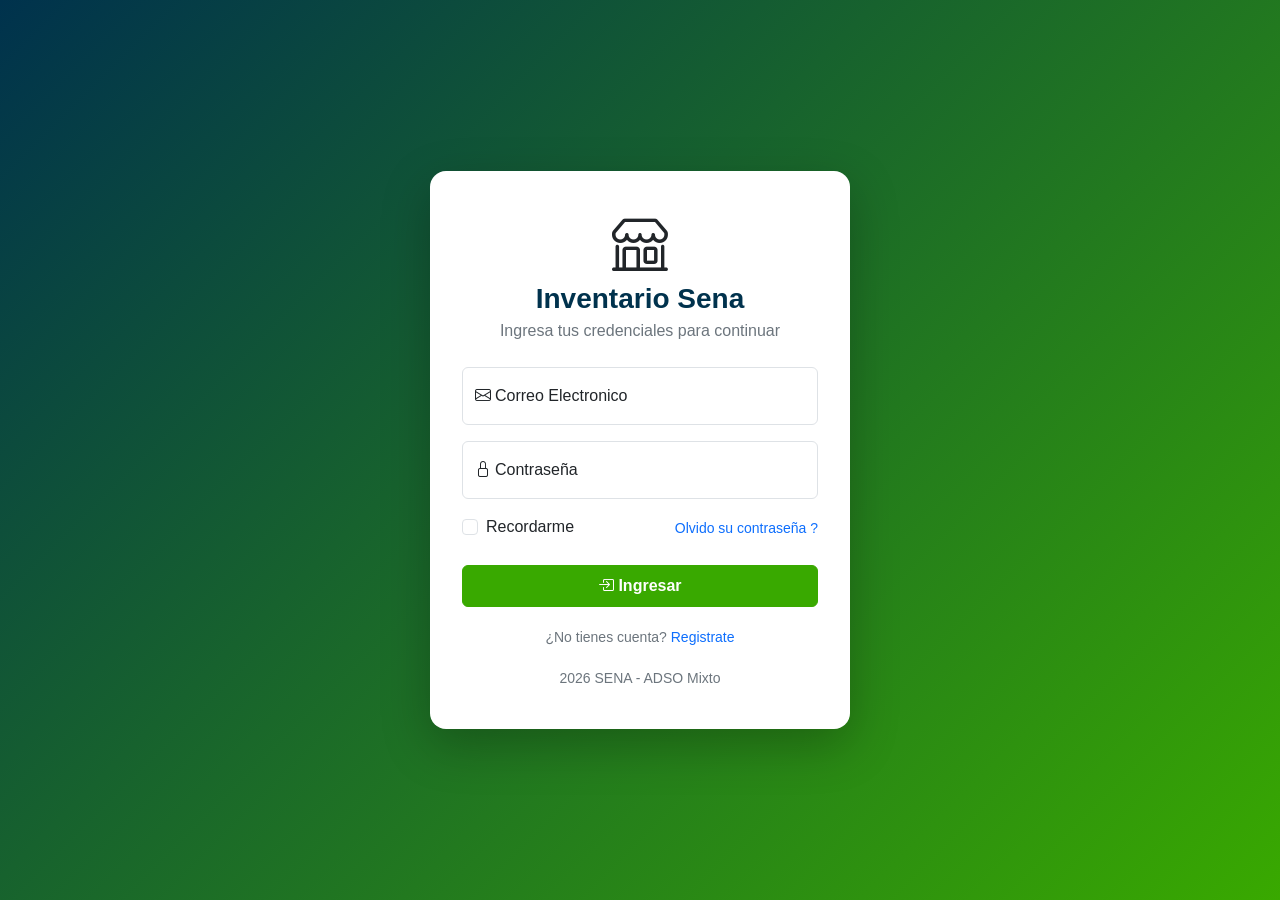
<file: index.html>
<!DOCTYPE html>
<html lang="es">
<head>
    <meta charset="UTF-8">
    <meta name="viewport" content="width=device-width, initial-scale=1.0">
    <title>Iniciar Sesion Inventario ADSO</title>
    <!--CSS de Bootstrap 5.3.3 desde url prederteminada -->
    <link href="https://cdn.jsdelivr.net/npm/bootstrap@5.3.3/dist/css/bootstrap.min.css" rel="stylesheet">
    <!--Libreria de iconos de Bootstrap -->
    <link href="https://cdn.jsdelivr.net/npm/bootstrap-icons@1.11.3/font/bootstrap-icons.min.css" rel="stylesheet">
    <link href="css/estilos.css" rel="stylesheet"><!--llama los estilos personalizados-->
</head>
<body class="login-fondo">

    <main class="login-card"><!--contenido  principal de la pagina-->
        <header class="login-encabezado"><!--encabezado del login-->
            <!--Icono de la tienda -->
            <i class="bi bi-shop display-4 texto-sena"></i>
            <h1 class="h3 fw-bold">Inventario Sena</h1>
            <p class="text-secondary mb-0">Ingresa tus credenciales para continuar</p>
        </header>


        <form action="dashboard.html" method="get"> <!--Form permite crear el contenido de un formulario cuando se envia nos lleva a la ruta method nos envia la informacion con get-->
            <div class="form-floating mb-3"><!--Agrupar un contenido en un contenedor-->
                
                <input type="email" class="form-control" id="correo" placeholder="sena@correo.com" required><!--type obliga que tenga el @, placeholder el texto de ejemplo required es q es un campo obligatorio-->
                <label for="correo"><i class="bi bi-envelope me-1"></i>Correo Electronico</label><!--ES una tiqueda de texto que con el for conecta con el input-->
            </div>
            <div class="form-floating mb-3">                
                <input type="password" class="form-control" id="clave" placeholder="Minimo 6 caracteres" minlength="6" required><!--type=password oculta loque escribes, minlength=6 exige al menos 6 caracteres-->
                <label for="clave"><i class="bi bi-lock me-1"></i>Contraseña</label>
            </div>
            <div class="d-flex justify-content-between align-items-center mb-4">
                <div class="form-check">
                <input class="form-check-input" type="checkbox" id="recordar"><!--type checkbox es casilla de verificacion-->
                <label class="form-check-label" for="recordar">Recordarme</label>
            </div>
            <a href="#" class="small text-decoration-none">Olvido su contraseña ?</a>
        </div>

            <button type="submit" class="btn btn-sena w-100 py-2 fw-semibold">
                <i class="bi bi-box-arrow-in-right me-1"></i>Ingresar
            </button><!--envia el formulario antes revisa los campos required email y minlengt-->
        </form><!--Cierra el fomulario-->

        <p class="login-pie">¿No tienes cuenta? <a href="registro.html" class="text-decoration-none">Registrate</a></p>
        <footer class="login-pie"> 2026 SENA - ADSO Mixto</footer><!--pie de pagina -->
    </main>
    
</body>
</html>
</file>
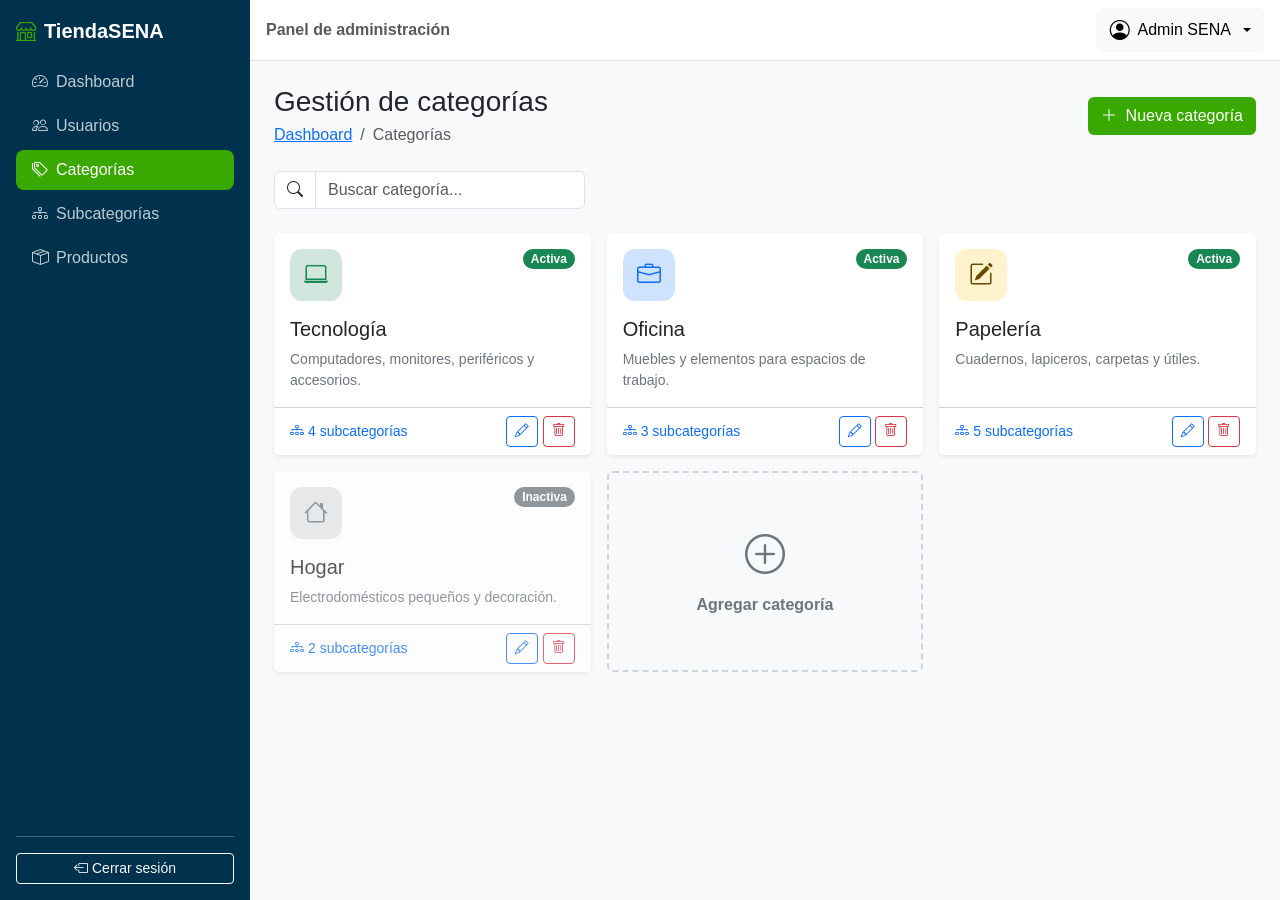
<file: categorias.html>
<!DOCTYPE html> <!-- Documento HTML5. -->
<!-- Raíz en español. -->
<html lang="es">
<!-- Abre la cabecera. -->
<head>
    <!-- Codificación UTF-8. -->
    <meta charset="UTF-8">
    <!-- Diseño adaptable. -->
    <meta name="viewport" content="width=device-width, initial-scale=1.0">
    <!-- Título de la pestaña. Cambia en cada módulo. -->
    <title>Categorías | TiendaSENA</title>
    <!-- CSS de Bootstrap. -->
    <link href="https://cdn.jsdelivr.net/npm/bootstrap@5.3.3/dist/css/bootstrap.min.css" rel="stylesheet">
    <!-- Íconos. -->
    <link href="https://cdn.jsdelivr.net/npm/bootstrap-icons@1.11.3/font/bootstrap-icons.min.css" rel="stylesheet">
    <!-- Nuestros estilos (después de Bootstrap). -->
    <link href="css/estilos.css" rel="stylesheet">
<!-- Cierra la cabecera. -->
</head>
<!-- Fondo gris muy claro para que las tarjetas blancas resalten. -->
<body class="bg-body-tertiary">

    <!-- ===================== MENÚ LATERAL ===================== -->
    <!-- offcanvas-lg: en pantallas menores a lg es un panel oculto que se desliza; desde lg se muestra normal. offcanvas-start lo hace salir por la izquierda. sidebar es nuestra clase. El id lo usa el botón que lo abre. -->
    <aside class="offcanvas-lg offcanvas-start sidebar" tabindex="-1" id="menuLateral" aria-labelledby="tituloMenu">
        <!-- Encabezado del panel; Bootstrap solo lo muestra en celular. -->
        <div class="offcanvas-header border-bottom border-secondary">
            <!-- Nombre del sistema en el panel móvil. -->
            <h5 class="offcanvas-title" id="tituloMenu"><i class="bi bi-shop me-2"></i>TiendaSENA</h5>
            <!-- Botón “X” blanco que cierra el panel. data-bs-target indica cuál panel cerrar. -->
            <button type="button" class="btn-close btn-close-white" data-bs-dismiss="offcanvas" data-bs-target="#menuLateral" aria-label="Cerrar menú"></button>
        <!-- Cierra el encabezado móvil. -->
        </div>
        <!-- Cuerpo del menú: Flexbox en columna para apilar logo, enlaces y botón de salida. -->
        <div class="offcanvas-body d-flex flex-column p-3">
            <!-- Logo que solo se ve en computador (d-none d-lg-flex): en celular ya está en el encabezado del panel. Al hacer clic vuelve al dashboard. -->
            <a href="dashboard.html" class="d-none d-lg-flex align-items-center mb-3 text-white text-decoration-none fs-5 fw-bold">
                <!-- Ícono verde y nombre. -->
                <i class="bi bi-shop me-2 text-sena"></i> TiendaSENA
            <!-- Cierra el logo. -->
            </a>
            <!-- Lista de navegación en columna (flex-column). nav-pills da forma de “píldora” al enlace activo. mb-auto empuja lo que sigue hasta el fondo. -->
            <ul class="nav nav-pills flex-column mb-auto">
                <!-- Enlace al dashboard. active lo resalta en verde y aria-current="page" avisa a los lectores de pantalla que es la página actual. **En cada módulo, el active pasa a su propio enlace.** -->
                <li class="nav-item"><a href="dashboard.html" class="nav-link"><i class="bi bi-speedometer2 me-2"></i>Dashboard</a></li>
                <!-- Enlace al módulo de usuarios (clase 5). -->
                <li class="nav-item"><a href="usuarios.html" class="nav-link"><i class="bi bi-people me-2"></i>Usuarios</a></li>
                <!-- Enlace a categorías (clase 6). -->
                <li class="nav-item"><a href="categorias.html" class="nav-link active" aria-current="page"><i class="bi bi-tags me-2"></i>Categorías</a></li>
                <!-- Enlace a subcategorías (clase 7). -->
                <li class="nav-item"><a href="subcategorias.html" class="nav-link"><i class="bi bi-diagram-3 me-2"></i>Subcategorías</a></li>
                <!-- Enlace a productos (clase 8). -->
                <li class="nav-item"><a href="productos.html" class="nav-link"><i class="bi bi-box-seam me-2"></i>Productos</a></li>
            <!-- Cierra la lista de navegación. -->
            </ul>
            <!-- Línea divisoria. -->
            <hr>
            <!-- Botón que vuelve al login (index.html): así “se cierra la sesión” en el prototipo. -->
            <a href="index.html" class="btn btn-outline-light btn-sm"><i class="bi bi-box-arrow-left me-1"></i>Cerrar sesión</a>
        <!-- Cierra el cuerpo del menú. -->
        </div>
    <!-- Cierra el menú lateral. -->
    </aside>

    <!-- ===================== ZONA DERECHA ===================== -->
    <!-- Nuestra clase contenido aplica el margin-left en computador. -->
    <div class="contenido">

        <!-- Barra superior -->
        <!-- Barra blanca con borde inferior. sticky-top la deja pegada arriba al hacer scroll. -->
        <nav class="navbar bg-white border-bottom px-3 sticky-top">
            <!-- Botón para abrir el menú en celular. d-lg-none lo oculta en computador (allá el menú siempre se ve). data-bs-toggle="offcanvas" + data-bs-target="#menuLateral" abren el panel. -->
            <button class="btn btn-outline-secondary d-lg-none" type="button" data-bs-toggle="offcanvas" data-bs-target="#menuLateral" aria-controls="menuLateral" aria-label="Abrir menú">
                <!-- Ícono de “hamburguesa”. -->
                <i class="bi bi-list"></i>
            <!-- Cierra el botón. -->
            </button>
            <!-- Texto de la barra; se oculta en celulares muy pequeños (d-none d-sm-inline). -->
            <span class="navbar-text fw-semibold d-none d-sm-inline">Panel de administración</span>
            <!-- Menú desplegable del usuario; ms-auto lo empuja a la derecha. -->
            <div class="dropdown ms-auto">
                <!-- Botón que abre el desplegable. dropdown-toggle dibuja la flechita; data-bs-toggle="dropdown" lo hace funcionar. -->
                <button class="btn btn-light dropdown-toggle d-flex align-items-center gap-2" type="button" data-bs-toggle="dropdown" aria-expanded="false">
                    <!-- Ícono de usuario. -->
                    <i class="bi bi-person-circle fs-5"></i>
                    <!-- Nombre del usuario, visible desde tablet. -->
                    <span class="d-none d-md-inline">Admin SENA</span>
                <!-- Cierra el botón. -->
                </button>
                <!-- Lista de opciones. dropdown-menu-end la alinea a la derecha para que no se salga de la pantalla. -->
                <ul class="dropdown-menu dropdown-menu-end shadow">
                    <!-- Encabezado no clicable dentro del menú. -->
                    <li><h6 class="dropdown-header">admin@sena.edu.co</h6></li>
                    <!-- Opción del menú (pantalla aún no construida). -->
                    <li><a class="dropdown-item" href="#"><i class="bi bi-person me-2"></i>Mi perfil</a></li>
                    <!-- Línea separadora. -->
                    <li><hr class="dropdown-divider"></li>
                    <!-- Otra forma de salir, en rojo (text-danger). -->
                    <li><a class="dropdown-item text-danger" href="index.html"><i class="bi bi-box-arrow-left me-2"></i>Cerrar sesión</a></li>
                <!-- Cierra la lista. -->
                </ul>
            <!-- Cierra el desplegable. -->
            </div>
        <!-- Cierra la barra superior. -->
        </nav>

        <!-- Contenido de la página -->
        <!-- Relleno 3 en celular y 4 desde tablet. -->
        <main class="p-3 p-md-4">
<!-- INICIO CONTENIDO -->
            <!-- Encabezado del módulo -->
            <!-- Flexbox con salto de línea en celular. -->
            <div class="d-flex flex-wrap justify-content-between align-items-center gap-2 mb-4">
                <!-- Bloque del título. -->
                <div>
                    <!-- Título. -->
                    <h1 class="h3 mb-1">Gestión de categorías</h1>
                    <!-- Migas de pan. -->
                    <nav aria-label="breadcrumb">
                        <!-- Lista de migas. -->
                        <ol class="breadcrumb mb-0 small">
                            <!-- Enlace al dashboard. -->
                            <li class="breadcrumb-item"><a href="dashboard.html">Dashboard</a></li>
                            <!-- Página actual. -->
                            <li class="breadcrumb-item active" aria-current="page">Categorías</li>
                        <!-- Cierra la lista. -->
                        </ol>
                    <!-- Cierra las migas. -->
                    </nav>
                <!-- Cierra el bloque. -->
                </div>
                <!-- Abre el modal #modalCategoria. -->
                <button type="button" class="btn btn-sena" data-bs-toggle="modal" data-bs-target="#modalCategoria">
                    <!-- Ícono “+” y texto. -->
                    <i class="bi bi-plus-lg me-1"></i> Nueva categoría
                <!-- Cierra el botón. -->
                </button>
            <!-- Cierra el encabezado. -->
            </div>

            <!-- Buscador -->
            <!-- Fila de la rejilla. -->
            <div class="row mb-4">
                <!-- El buscador no ocupa todo el ancho en pantallas grandes. -->
                <div class="col-md-6 col-lg-4">
                    <!-- Grupo de entrada. -->
                    <div class="input-group">
                        <!-- Lupa con fondo blanco. -->
                        <span class="input-group-text bg-white"><i class="bi bi-search"></i></span>
                        <!-- Campo de búsqueda. -->
                        <input type="search" class="form-control" placeholder="Buscar categoría..." aria-label="Buscar categoría">
                    <!-- Cierra el grupo. -->
                    </div>
                <!-- Cierra la columna. -->
                </div>
            <!-- Cierra la fila. -->
            </div>

            <!-- Rejilla de tarjetas -->
            <!-- 1 tarjeta por fila en celular, 2 en tablet y 3 en pantallas grandes. g-3 = espacio entre ellas. -->
            <div class="row row-cols-1 row-cols-md-2 row-cols-xl-3 g-3">
                <!-- Categoría 1. -->
                <div class="col">
                    <!-- Tarjeta; h-100 iguala las alturas de la fila. -->
                    <div class="card border-0 shadow-sm h-100">
                        <!-- Cuerpo. -->
                        <div class="card-body">
                            <!-- Fila superior: ícono a la izquierda, estado a la derecha. -->
                            <div class="d-flex justify-content-between align-items-start mb-3">
                                <!-- Reutilizamos icono-kpi del dashboard. -->
                                <div class="icono-kpi bg-success-subtle text-success"><i class="bi bi-laptop"></i></div>
                                <!-- Estado. -->
                                <span class="badge rounded-pill text-bg-success">Activa</span>
                            <!-- Cierra la fila superior. -->
                            </div>
                            <!-- Nombre de la categoría. -->
                            <h2 class="h5 card-title">Tecnología</h2>
                            <!-- Descripción. -->
                            <p class="card-text text-secondary small mb-0">Computadores, monitores, periféricos y accesorios.</p>
                        <!-- Cierra el cuerpo. -->
                        </div>
                        <!-- Pie: enlace a la izquierda y acciones a la derecha. -->
                        <div class="card-footer bg-white d-flex justify-content-between align-items-center">
                            <!-- Enlace entre módulos: lleva a las subcategorías de esta categoría. -->
                            <a href="subcategorias.html" class="small text-decoration-none"><i class="bi bi-diagram-3 me-1"></i>4 subcategorías</a>
                            <!-- Acciones sin salto de línea. -->
                            <div class="text-nowrap">
                                <!-- Editar: abre el mismo modal del formulario. -->
                                <button type="button" class="btn btn-sm btn-outline-primary" data-bs-toggle="modal" data-bs-target="#modalCategoria" title="Editar"><i class="bi bi-pencil"></i></button>
                                <!-- Eliminar: abre la confirmación. -->
                                <button type="button" class="btn btn-sm btn-outline-danger" data-bs-toggle="modal" data-bs-target="#modalEliminar" title="Eliminar"><i class="bi bi-trash"></i></button>
                            <!-- Cierra las acciones. -->
                            </div>
                        <!-- Cierra el pie. -->
                        </div>
                    <!-- Cierra la tarjeta. -->
                    </div>
                <!-- Cierra la categoría 1. -->
                </div>
                <!-- Categoría 2 (misma estructura). -->
                <div class="col">
                    <!-- Tarjeta. -->
                    <div class="card border-0 shadow-sm h-100">
                        <!-- Cuerpo. -->
                        <div class="card-body">
                            <!-- Fila superior. -->
                            <div class="d-flex justify-content-between align-items-start mb-3">
                                <!-- Ícono de maletín. -->
                                <div class="icono-kpi bg-primary-subtle text-primary"><i class="bi bi-briefcase"></i></div>
                                <!-- Estado. -->
                                <span class="badge rounded-pill text-bg-success">Activa</span>
                            <!-- Cierra la fila. -->
                            </div>
                            <!-- Nombre. -->
                            <h2 class="h5 card-title">Oficina</h2>
                            <!-- Descripción. -->
                            <p class="card-text text-secondary small mb-0">Muebles y elementos para espacios de trabajo.</p>
                        <!-- Cierra el cuerpo. -->
                        </div>
                        <!-- Pie. -->
                        <div class="card-footer bg-white d-flex justify-content-between align-items-center">
                            <!-- Enlace a subcategorías. -->
                            <a href="subcategorias.html" class="small text-decoration-none"><i class="bi bi-diagram-3 me-1"></i>3 subcategorías</a>
                            <!-- Acciones. -->
                            <div class="text-nowrap">
                                <!-- Editar. -->
                                <button type="button" class="btn btn-sm btn-outline-primary" data-bs-toggle="modal" data-bs-target="#modalCategoria" title="Editar"><i class="bi bi-pencil"></i></button>
                                <!-- Eliminar. -->
                                <button type="button" class="btn btn-sm btn-outline-danger" data-bs-toggle="modal" data-bs-target="#modalEliminar" title="Eliminar"><i class="bi bi-trash"></i></button>
                            <!-- Cierra las acciones. -->
                            </div>
                        <!-- Cierra el pie. -->
                        </div>
                    <!-- Cierra la tarjeta. -->
                    </div>
                <!-- Cierra la categoría 2. -->
                </div>
                <!-- Categoría 3. -->
                <div class="col">
                    <!-- Tarjeta. -->
                    <div class="card border-0 shadow-sm h-100">
                        <!-- Cuerpo. -->
                        <div class="card-body">
                            <!-- Fila superior. -->
                            <div class="d-flex justify-content-between align-items-start mb-3">
                                <!-- Ícono de papelería. -->
                                <div class="icono-kpi bg-warning-subtle text-warning-emphasis"><i class="bi bi-pencil-square"></i></div>
                                <!-- Estado. -->
                                <span class="badge rounded-pill text-bg-success">Activa</span>
                            <!-- Cierra la fila. -->
                            </div>
                            <!-- Nombre. -->
                            <h2 class="h5 card-title">Papelería</h2>
                            <!-- Descripción. -->
                            <p class="card-text text-secondary small mb-0">Cuadernos, lapiceros, carpetas y útiles.</p>
                        <!-- Cierra el cuerpo. -->
                        </div>
                        <!-- Pie. -->
                        <div class="card-footer bg-white d-flex justify-content-between align-items-center">
                            <!-- Enlace a subcategorías. -->
                            <a href="subcategorias.html" class="small text-decoration-none"><i class="bi bi-diagram-3 me-1"></i>5 subcategorías</a>
                            <!-- Acciones. -->
                            <div class="text-nowrap">
                                <!-- Editar. -->
                                <button type="button" class="btn btn-sm btn-outline-primary" data-bs-toggle="modal" data-bs-target="#modalCategoria" title="Editar"><i class="bi bi-pencil"></i></button>
                                <!-- Eliminar. -->
                                <button type="button" class="btn btn-sm btn-outline-danger" data-bs-toggle="modal" data-bs-target="#modalEliminar" title="Eliminar"><i class="bi bi-trash"></i></button>
                            <!-- Cierra las acciones. -->
                            </div>
                        <!-- Cierra el pie. -->
                        </div>
                    <!-- Cierra la tarjeta. -->
                    </div>
                <!-- Cierra la categoría 3. -->
                </div>
                <!-- Categoría 4 (inactiva). -->
                <div class="col">
                    <!-- opacity-75 la ve un poco transparente: comunica que está inactiva. -->
                    <div class="card border-0 shadow-sm h-100 opacity-75">
                        <!-- Cuerpo. -->
                        <div class="card-body">
                            <!-- Fila superior. -->
                            <div class="d-flex justify-content-between align-items-start mb-3">
                                <!-- Ícono gris. -->
                                <div class="icono-kpi bg-secondary-subtle text-secondary"><i class="bi bi-house"></i></div>
                                <!-- Estado inactivo en gris. -->
                                <span class="badge rounded-pill text-bg-secondary">Inactiva</span>
                            <!-- Cierra la fila. -->
                            </div>
                            <!-- Nombre. -->
                            <h2 class="h5 card-title">Hogar</h2>
                            <!-- Descripción. -->
                            <p class="card-text text-secondary small mb-0">Electrodomésticos pequeños y decoración.</p>
                        <!-- Cierra el cuerpo. -->
                        </div>
                        <!-- Pie. -->
                        <div class="card-footer bg-white d-flex justify-content-between align-items-center">
                            <!-- Enlace. -->
                            <a href="subcategorias.html" class="small text-decoration-none"><i class="bi bi-diagram-3 me-1"></i>2 subcategorías</a>
                            <!-- Acciones. -->
                            <div class="text-nowrap">
                                <!-- Editar. -->
                                <button type="button" class="btn btn-sm btn-outline-primary" data-bs-toggle="modal" data-bs-target="#modalCategoria" title="Editar"><i class="bi bi-pencil"></i></button>
                                <!-- Eliminar. -->
                                <button type="button" class="btn btn-sm btn-outline-danger" data-bs-toggle="modal" data-bs-target="#modalEliminar" title="Eliminar"><i class="bi bi-trash"></i></button>
                            <!-- Cierra las acciones. -->
                            </div>
                        <!-- Cierra el pie. -->
                        </div>
                    <!-- Cierra la tarjeta. -->
                    </div>
                <!-- Cierra la categoría 4. -->
                </div>
                <!-- Última celda: la tarjeta para agregar. -->
                <div class="col">
                    <!-- Un <button> con aspecto de tarjeta (card + nuestra tarjeta-agregar). Flexbox en columna centra el contenido. También abre el modal. -->
                    <button type="button" class="card tarjeta-agregar w-100 h-100 d-flex flex-column align-items-center justify-content-center" data-bs-toggle="modal" data-bs-target="#modalCategoria">
                        <!-- Ícono “+” grande. -->
                        <i class="bi bi-plus-circle fs-1"></i>
                        <!-- Texto. -->
                        <span class="fw-semibold mt-2">Agregar categoría</span>
                    <!-- Cierra el botón-tarjeta. -->
                    </button>
                <!-- Cierra la celda. -->
                </div>
            <!-- Cierra la rejilla. -->
            </div>

            <!-- Modal: crear / editar categoría -->
            <!-- Modal oculto. -->
            <div class="modal fade" id="modalCategoria" tabindex="-1" aria-labelledby="tituloModalCategoria" aria-hidden="true">
                <!-- Tamaño normal, centrado. -->
                <div class="modal-dialog modal-dialog-centered">
                    <!-- Contenido. -->
                    <div class="modal-content">
                        <!-- Encabezado. -->
                        <div class="modal-header">
                            <!-- Título. -->
                            <h2 class="modal-title fs-5" id="tituloModalCategoria"><i class="bi bi-tag me-2"></i>Datos de la categoría</h2>
                            <!-- Cerrar. -->
                            <button type="button" class="btn-close" data-bs-dismiss="modal" aria-label="Cerrar"></button>
                        <!-- Cierra el encabezado. -->
                        </div>
                        <!-- Cuerpo. -->
                        <div class="modal-body">
                            <!-- Formulario de una sola columna. -->
                            <form>
                                <!-- Grupo con margen inferior. -->
                                <div class="mb-3">
                                    <!-- Etiqueta. -->
                                    <label for="catNombre" class="form-label">Nombre</label>
                                    <!-- maxlength="50" impide escribir más de 50 caracteres. -->
                                    <input type="text" class="form-control" id="catNombre" placeholder="Ej: Tecnología" maxlength="50" required>
                                <!-- Cierra el grupo. -->
                                </div>
                                <!-- Grupo. -->
                                <div class="mb-3">
                                    <!-- Etiqueta. -->
                                    <label for="catDescripcion" class="form-label">Descripción</label>
                                    <!-- Área de texto de 3 líneas con estilo form-control. -->
                                    <textarea class="form-control" id="catDescripcion" rows="3" placeholder="¿Qué productos incluye?"></textarea>
                                <!-- Cierra el grupo. -->
                                </div>
                                <!-- Grupo de selección de color. -->
                                <div class="mb-3">
                                    <!-- Etiqueta general (d-block la pone en su propia línea). -->
                                    <span class="form-label d-block">Color de la tarjeta</span>
                                    <!-- btn-check oculta el botón de opción (radio)… Todos comparten name="catColor", así solo uno puede estar marcado. -->
                                    <input type="radio" class="btn-check" name="catColor" id="colorVerde" checked>
                                    <!-- …y su label se ve como botón. Al marcarlo, el botón se rellena. -->
                                    <label class="btn btn-outline-success btn-sm" for="colorVerde">Verde</label>
                                    <!-- Segunda opción. -->
                                    <input type="radio" class="btn-check" name="catColor" id="colorAzul">
                                    <!-- Botón azul. -->
                                    <label class="btn btn-outline-primary btn-sm" for="colorAzul">Azul</label>
                                    <!-- Tercera opción. -->
                                    <input type="radio" class="btn-check" name="catColor" id="colorAmarillo">
                                    <!-- Botón amarillo. -->
                                    <label class="btn btn-outline-warning btn-sm" for="colorAmarillo">Amarillo</label>
                                <!-- Cierra el grupo. -->
                                </div>
                                <!-- Interruptor de estado. -->
                                <div class="form-check form-switch">
                                    <!-- Encendido por defecto. -->
                                    <input class="form-check-input" type="checkbox" role="switch" id="catActiva" checked>
                                    <!-- Etiqueta. -->
                                    <label class="form-check-label" for="catActiva">Categoría activa</label>
                                <!-- Cierra el interruptor. -->
                                </div>
                            <!-- Cierra el formulario. -->
                            </form>
                        <!-- Cierra el cuerpo. -->
                        </div>
                        <!-- Pie. -->
                        <div class="modal-footer">
                            <!-- Cancelar. -->
                            <button type="button" class="btn btn-secondary" data-bs-dismiss="modal">Cancelar</button>
                            <!-- Guardar (en el prototipo solo cierra). -->
                            <button type="button" class="btn btn-sena" data-bs-dismiss="modal"><i class="bi bi-save me-1"></i>Guardar</button>
                        <!-- Cierra el pie. -->
                        </div>
                    <!-- Cierra el contenido. -->
                    </div>
                <!-- Cierra el diálogo. -->
                </div>
            <!-- Cierra el modal. -->
            </div>

            <!-- Modal: confirmar eliminación -->
            <!-- Modal de confirmación. -->
            <div class="modal fade" id="modalEliminar" tabindex="-1" aria-labelledby="tituloModalEliminar" aria-hidden="true">
                <!-- Pequeño y centrado. -->
                <div class="modal-dialog modal-dialog-centered modal-sm">
                    <!-- Contenido. -->
                    <div class="modal-content">
                        <!-- Cuerpo centrado. -->
                        <div class="modal-body text-center p-4">
                            <!-- Ícono de advertencia. -->
                            <i class="bi bi-exclamation-triangle text-danger display-5"></i>
                            <!-- Pregunta. -->
                            <h2 class="h5 mt-3" id="tituloModalEliminar">¿Eliminar esta categoría?</h2>
                            <!-- Avisa la consecuencia en cadena (relación categoría → subcategoría). -->
                            <p class="text-secondary small mb-0">También se eliminarán sus subcategorías.</p>
                        <!-- Cierra el cuerpo. -->
                        </div>
                        <!-- Pie centrado. -->
                        <div class="modal-footer justify-content-center border-0 pt-0">
                            <!-- Cancelar. -->
                            <button type="button" class="btn btn-light" data-bs-dismiss="modal">Cancelar</button>
                            <!-- Confirmar. -->
                            <button type="button" class="btn btn-danger" data-bs-dismiss="modal">Sí, eliminar</button>
                        <!-- Cierra el pie. -->
                        </div>
                    <!-- Cierra el contenido. -->
                    </div>
                <!-- Cierra el diálogo. -->
                </div>
            <!-- Cierra el modal. -->
            </div>
<!-- FIN CONTENIDO -->
        <!-- Cierra el contenido. -->
        </main>
    <!-- Cierra la zona derecha. -->
    </div>

    <!-- JavaScript de Bootstrap: necesario para el menú deslizable, el desplegable del usuario y los modales. -->
    <script src="https://cdn.jsdelivr.net/npm/bootstrap@5.3.3/dist/js/bootstrap.bundle.min.js"></script>
<!-- Cierra el cuerpo. -->
</body>
<!-- Cierra el documento. -->
</html>
</file>
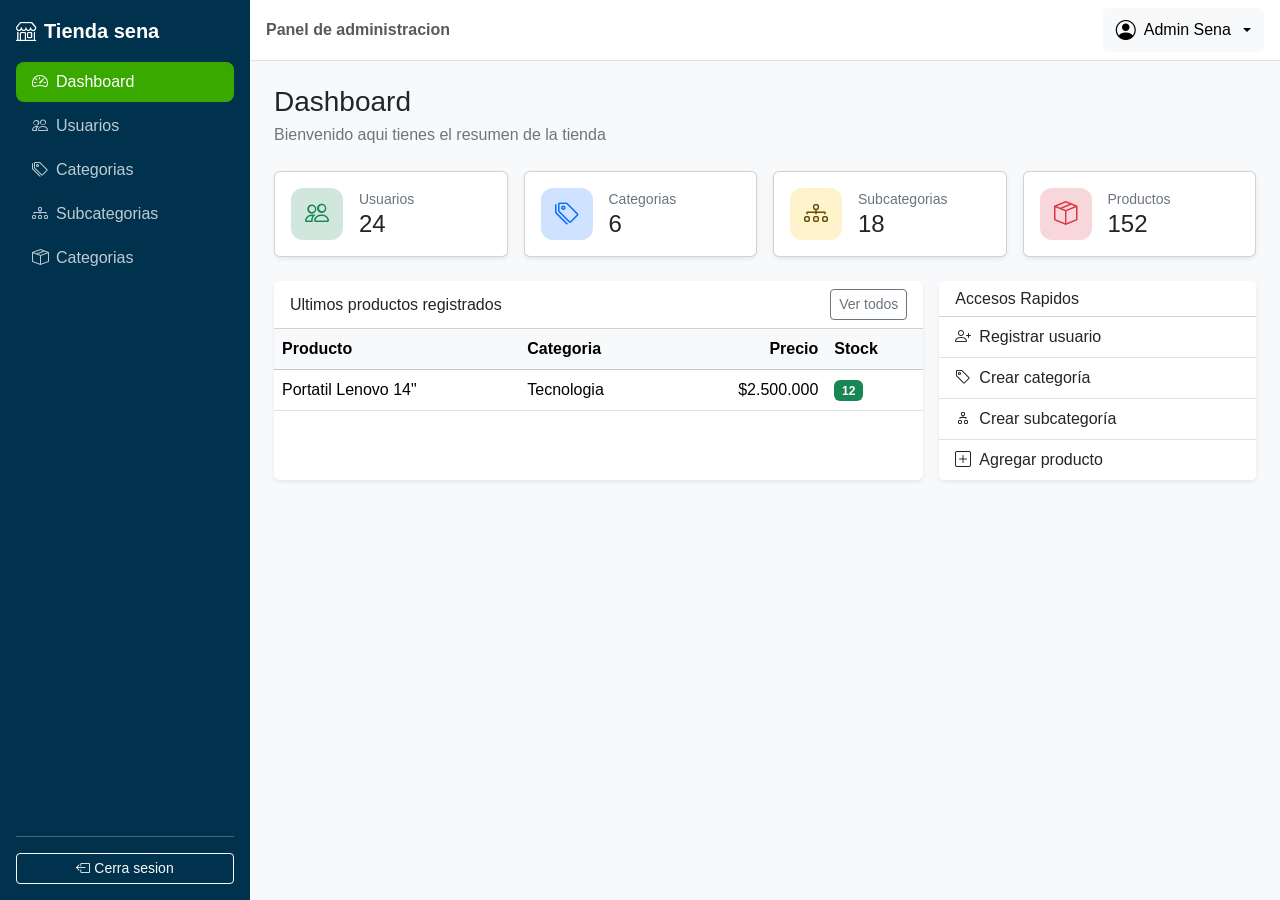
<file: dashboard.html>
<!DOCTYPE html>
<html lang="es">
<head>
    <meta charset="UTF-8">
    <meta name="viewport" content="width=device-width, initial-scale=1.0">
    <title>Dashboard Inventario ADSO</title>
    <!--CSS de Bootstrap 5.3.3 desde url prederteminada -->
    <link href="https://cdn.jsdelivr.net/npm/bootstrap@5.3.3/dist/css/bootstrap.min.css" rel="stylesheet">
    <!--Libreria de iconos de Bootstrap -->
    <link href="https://cdn.jsdelivr.net/npm/bootstrap-icons@1.11.3/font/bootstrap-icons.min.css" rel="stylesheet">
    <link href="css/estilos.css" rel="stylesheet"><!--llama los estilos personalizados-->
</head>
<body class="bg-body-tertiary">
    <!--menu lateral-->
    <!--offcanvas en pantallas menores al lg es un panel oculto que se desliaz-->
    <!--desde el lg se muestra normal. offcanvas-start lo hace salir por la izquierda . sidebar es muestra la calse  el id usa el boton q lo abre-->

    <aside class="offcanvas-lg offcanvas-start sidebar" tabindex="-1" id="menuLateral" aria-labelledby="tituloMenu">
        <!--Encabezado del panel; bootstrap solo lo muestra en celular-->
        <div class="offcanvas-header border-bottom border-secondary">
            <!--Nombre del sistema en el panel movil-->
            <h5 class="offcanvas-title" id="tituloMenu"><i class="bi bi-shop me-2"></i>Tienda sena</h5>
            <!--Boton X blanco de cierre del panel -->
            <button type="button" class="btn-close btn-close-white" data-bs-dismiss="offcanvas" data-bs-target="#menuLateral" aria-label="Cerrar menu"></button>
            <!--Cierra en encabezado movil-->
        </div>
        <!--Cuerpo del menu Flexbox en columan para apilar logo enlaces y boton de salida-->
        <div class="offcanvas-body d-flex flex-column p-3">
            <!--logo solo se ve en computador-->
            <a href="dashboard.html" class="d-none d-lg-flex align-items-center mb-3 text-white text-decoration-none fs-5 fw-bold">
                <!--Icono verde y nombre-->
                <i class="bi bi-shop me-2 texto-sena"></i>Tienda sena
                <!--Cierra logo-->
            </a>
            <!--Lista  de navegacion en columna (flex-column) .nav-pills da forma de pildora al enlace activo mb-auto empuja lo que sigue hasta el fondo-->
            <ul class="nav nav-pills flex-column mb-auto">
                <!--Enlace al dashboard active lo resalta en verde y aria-current="page" avisa a los lectores de pantalla que es la pagina actual en cada modulo el active pasa su propio enlace-->
                <li class="nav-item"><a href="dashboard.html" class="nav-link active" aria-current="page"><i class="bi bi-speedometer2 me-2"></i>Dashboard</a></li>
                <!--Enalace a modulo usuarios-->
                <li class="nav-item"><a href="usuarios.html" class="nav-link"><i class="bi bi-people me-2"></i>Usuarios</a></li>
                <!--Link categoria-->
                <li class="nav-item"><a href="categorias.html" class="nav-link"><i class="bi bi-tags me-2"></i>Categorias</a></li>
                <li class="nav-item"><a href="subcategorias.html" class="nav-link"><i class="bi bi-diagram-3 me-2"></i>Subcategorias</a></li>
                <li class="nav-item"><a href="productos.html" class="nav-link"><i class="bi bi-box-seam me-2"></i>Categorias</a></li>
            </ul>
            <hr>
            <!--boton que vuelve al login asi se cierra la sesion-->
            <a href="index.html" class="btn btn-outline-light btn-sm"><i class="bi bi-box-arrow-left me-1"></i>Cerra sesion</a>
            <!--cierra el cuerpo del menu -->
        </div>
        <!--cierra el menu lateral-->
    </aside>
    <!--Zona derecha del dashboard-->
    <div class="contenido">

        <!--Barra superior-->
        <!--Barra blanca con borde imferior, la deja pegada arriba al hacer scroll-->
        <nav class="navbar bg-white border-bottom px-3 sticky-top">
            <!--Boton para abrir el menu en celular lo oculta el computador el menu siempre se ve-->
            <button class="btn btn-outline-secondary d-lg-none" type="button" data-bs-toggle="offcanvas" data-bs-target="#menuLateral" aria-controls="menuLateral" aria-label="Abrir menu">
                <!--icono de menu hamburguesa-->
                <i class="bi bi-list"></i>
            </button>
            <!--Texto de la barra se oculta en celulares muy pequeños-->
            <span class="navbar-text fw-semibold d-none d-sm-inline">Panel de administracion</span>
            <!--menu desplegable del usuario lo empuja a la derecha-->

            <div class="dropdown ms-auto">
                <!--boton que abre el desplegable-->
                <button class="btn btn-light dropdown-toggle d-flex align-items-center gap-2" type="button" data-bs-toggle="dropdown" aria-expanded="false">
                    <!--Icono de usuario-->
                    <i class="bi bi-person-circle fs-5"></i>
                    <!--nombre de usuario visible en tablet-->
                    <span class="d-none d-md-inline">Admin Sena</span>
                </button>
                <!-- lista de opciones alinea a la derecha oara q no se slaga de la pantalla-->
                 <ul class="dropdown-menu dropdown-menu-end shadow">
                    <!--Encabezado clicable dentro del menu-->
                    <li><h6 class="dropdown-header">admin@sena.edu.co</h6></li>
                    <!--opcion del menu-->
                    <li><a class="dropdown-item" href="#"><i class="bi bi-person me-2"></i>Mi perfil</a></li>
                    <li><a class="dropdown-item text-danger" href="index.html"><i class="bi bi-box-arrow-left me-2"></i>Cerrar sesion</a></li>
                 </ul>
            </div>
        </nav>

        <!--Contenido de la pagina -->
        <main class="p-3 p-md-4">
            <!--Inicio del contenido-->
            <!--bloque del titulo con marguen inferior-->
            <div class="mb-4">
                <!--Titulo de la pagina-->
                <h1 class="h3 mb-1">Dashboard</h1>
                <!--subtitulo en gris-->
                <p class="text-secondary mb-0">Bienvenido aqui tienes el resumen de la tienda</p>
            </div>

            <!--tarjetas dfe indicadores -->
            <div class="row row-cols-1 row-cols-sm-2 row-cols-xl-4 g-3 mb-4">
                <!--columna 1 -->
                <div class="col">
                    <!--tarjeta con nuestra clase franja verde y animacion-->
                    <div class="card tarjetas-kpi shadow-sm h-100">
                        <!--cuerpo con flexbox icono y texto lado a lado separados-->
                        <div class="card-body d-flex align-items-center gap-3">
                            <!--cuadro de l icono fondo verde suave icono verde-->
                            <div class="icono-kpi bg-success-subtle text-success"><i class="bi bi-people"></i></div>
                            <div>
                                <!--Nombre del indicador-->
                                <p class="text-secondary small mb-0">Usuarios</p>
                                <!--valor de ejemplo del indicador-->
                                <h2 class="h4 mb-0">24</h2>
                                <!--cierre del bloque de texto-->
                            </div>
                            <!--link estira este enlace sobre toda la tarjeta un clic en cualquier parte lleva al modulo-->
                            <a href="usuarios.html" class="stretched-link" aria-label="ir a usuarios"></a>
                        </div>
                    </div>
                </div>
                <!--columna 2-->
                <div class="col">
                    <!--tarjeta con nuestra clase franja verde y animacion-->
                    <div class="card tarjetas-kpi shadow-sm h-100">
                        <!--cuerpo con flexbox icono y texto lado a lado separados-->
                        <div class="card-body d-flex align-items-center gap-3">
                            <!--cuadro de l icono fondo verde suave icono verde-->
                            <div class="icono-kpi bg-primary-subtle text-primary"><i class="bi bi-tags"></i></div>
                            <div>
                                <!--Nombre del indicador-->
                                <p class="text-secondary small mb-0">Categorias</p>
                                <!--valor de ejemplo del indicador-->
                                <h2 class="h4 mb-0">6</h2>
                                <!--cierre del bloque de texto-->
                            </div>
                            <!--link estira este enlace sobre toda la tarjeta un clic en cualquier parte lleva al modulo-->
                            <a href="categorias.html" class="stretched-link" aria-label="ir a categorias"></a>
                        </div>
                    </div>
                </div>
                <!--columna 3-->
                <div class="col">
                    <!--tarjeta con nuestra clase franja verde y animacion-->
                    <div class="card tarjetas-kpi shadow-sm h-100">
                        <!--cuerpo con flexbox icono y texto lado a lado separados-->
                        <div class="card-body d-flex align-items-center gap-3">
                            <!--cuadro de l icono fondo verde suave icono verde-->
                            <div class="icono-kpi bg-warning-subtle text-warning-emphasis"><i class="bi bi-diagram-3"></i></div>
                            <div>
                                <!--Nombre del indicador-->
                                <p class="text-secondary small mb-0">Subcategorias</p>
                                <!--valor de ejemplo del indicador-->
                                <h2 class="h4 mb-0">18</h2>
                                <!--cierre del bloque de texto-->
                            </div>
                            <!--link estira este enlace sobre toda la tarjeta un clic en cualquier parte lleva al modulo-->
                            <a href="subcategorias.html" class="stretched-link" aria-label="ir a subcategorias"></a>
                        </div>
                    </div>
                </div>
                <!--columna 4-->
                <div class="col">
                    <!--tarjeta con nuestra clase franja verde y animacion-->
                    <div class="card tarjetas-kpi shadow-sm h-100">
                        <!--cuerpo con flexbox icono y texto lado a lado separados-->
                        <div class="card-body d-flex align-items-center gap-3">
                            <!--cuadro de l icono fondo verde suave icono verde-->
                            <div class="icono-kpi bg-danger-subtle text-danger"><i class="bi bi-box-seam"></i></div>
                            <div>
                                <!--Nombre del indicador-->
                                <p class="text-secondary small mb-0">Productos</p>
                                <!--valor de ejemplo del indicador-->
                                <h2 class="h4 mb-0">152</h2>
                                <!--cierre del bloque de texto-->
                            </div>
                            <!--link estira este enlace sobre toda la tarjeta un clic en cualquier parte lleva al modulo-->
                            <a href="productos.html" class="stretched-link" aria-label="ir a productos"></a>
                        </div>
                    </div>
                </div>
            </div>

            <!--segunda fila tabla  de la izquierda y accesos rapidos a la derecha -->

            <div class="row g-3">
                <!--Ultimos productos-->
                <!--en compuador ocupa 8 de 12 columnas en celular todo el ancho-->
                <div class="col-lg-8">
                    <div class="card border-0 shadow-sm h-100">
                        <!--encabezado de la tarjeta con titulo y enlace a los lados-->
                        <div class="card-header bg-white d-flex justify-content-between align-items-center">
                            <!--Titulo pequeño-->
                            <h2 class="h6 mb-0">Ultimos productos registrados</h2>
                            <!--boton que lleva al modulo productos-->
                            <a href="productos.html" class="btn btn-sm btn-outline-secondary">Ver todos</a>
                        </div>
                        <!--permite desplazar la tabla ern celular -->
                        <div class="table-responsive">
                            <table class="table table-hover align-middle mb-0">
                                <thead class="table-light">
                                    <tr><th>Producto</th><th>Categoria</th><th class="text-end">Precio</th><th>Stock</th></tr>
                                </thead>
                                <!--Cuerpo de la tabla -->
                                <tbody>
                                    <tr><td>Portatil Lenovo 14"</td><td>Tecnologia</td><td class="text-end">$2.500.000</td><td><span class="badge text-bg-success">12</span></td></tr>
                                </tbody>
                            </table>
                        </div>
                    </div>
                </div>

                <div class="col-lg-4">
                    <!--Tarjeta-->
                    <div class="card border-0 shadow-sm h-100">
                        <div class="card-header bg-white"><h2 class="h6 mb-0">Accesos Rapidos</h2></div>
                        <div class="list-group list-group-flush">
                            <a href="usuarios.html" class="list-group-item list-group-item-action"><i class="bi bi-person-plus me-2 texto-sena"></i>Registrar usuario</a>

                            <a href="categorias.html" class="list-group-item list-group-item-action"><i class="bi bi-tag me-2 texto-sena"></i>Crear categoría</a>

                            <a href="subcategorias.html" class="list-group-item list-group-item-action"><i class="bi bi-diagram-2 me-2 texto-sena"></i>Crear subcategoría</a>

                            <a href="productos.html" class="list-group-item list-group-item-action"><i class="bi bi-plus-square me-2 texto-sena"></i>Agregar producto</a>
                        </div>
                    </div>
                </div>
            </div>
        </main>
    </div>

    <!-- javascript  con bootstrap necesario para el menu deslizable-->
     <script src="https://cnd/jsdelivr.net/npm/bootstrap@5.3.3/dist/js/bootstrap.bundle.min.js"></script>
</body>
</html>
</file>
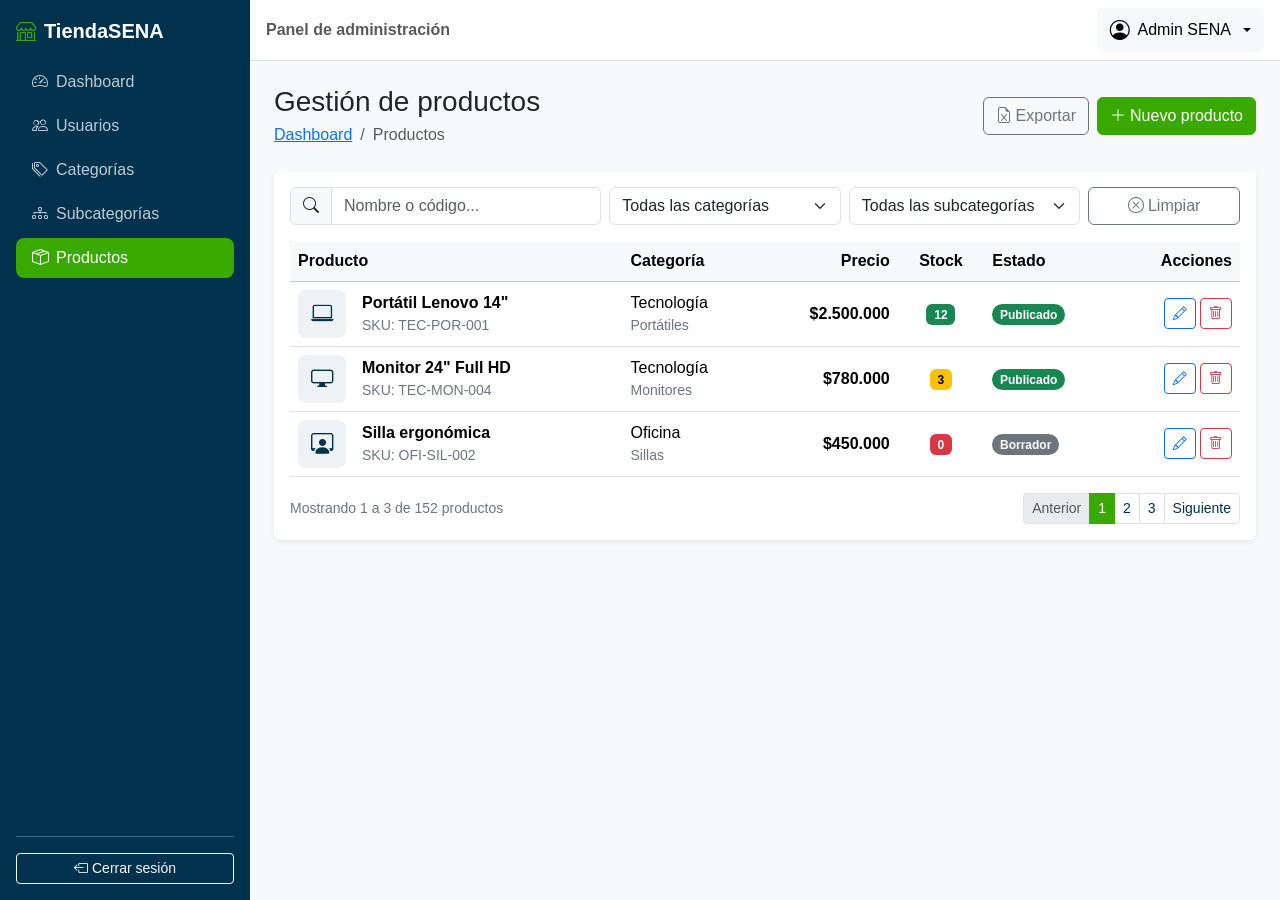
<file: productos.html>
<!DOCTYPE html> <!-- Documento HTML5. -->
<!-- Raíz en español. -->
<html lang="es">
<!-- Abre la cabecera. -->
<head>
    <!-- Codificación UTF-8. -->
    <meta charset="UTF-8">
    <!-- Diseño adaptable. -->
    <meta name="viewport" content="width=device-width, initial-scale=1.0">
    <!-- Título de la pestaña. Cambia en cada módulo. -->
    <title>Productos | TiendaSENA</title>
    <!-- CSS de Bootstrap. -->
    <link href="https://cdn.jsdelivr.net/npm/bootstrap@5.3.3/dist/css/bootstrap.min.css" rel="stylesheet">
    <!-- Íconos. -->
    <link href="https://cdn.jsdelivr.net/npm/bootstrap-icons@1.11.3/font/bootstrap-icons.min.css" rel="stylesheet">
    <!-- Nuestros estilos (después de Bootstrap). -->
    <link href="css/estilos.css" rel="stylesheet">
<!-- Cierra la cabecera. -->
</head>
<!-- Fondo gris muy claro para que las tarjetas blancas resalten. -->
<body class="bg-body-tertiary">

    <!-- ===================== MENÚ LATERAL ===================== -->
    <!-- offcanvas-lg: en pantallas menores a lg es un panel oculto que se desliza; desde lg se muestra normal. offcanvas-start lo hace salir por la izquierda. sidebar es nuestra clase. El id lo usa el botón que lo abre. -->
    <aside class="offcanvas-lg offcanvas-start sidebar" tabindex="-1" id="menuLateral" aria-labelledby="tituloMenu">
        <!-- Encabezado del panel; Bootstrap solo lo muestra en celular. -->
        <div class="offcanvas-header border-bottom border-secondary">
            <!-- Nombre del sistema en el panel móvil. -->
            <h5 class="offcanvas-title" id="tituloMenu"><i class="bi bi-shop me-2"></i>TiendaSENA</h5>
            <!-- Botón “X” blanco que cierra el panel. data-bs-target indica cuál panel cerrar. -->
            <button type="button" class="btn-close btn-close-white" data-bs-dismiss="offcanvas" data-bs-target="#menuLateral" aria-label="Cerrar menú"></button>
        <!-- Cierra el encabezado móvil. -->
        </div>
        <!-- Cuerpo del menú: Flexbox en columna para apilar logo, enlaces y botón de salida. -->
        <div class="offcanvas-body d-flex flex-column p-3">
            <!-- Logo que solo se ve en computador (d-none d-lg-flex): en celular ya está en el encabezado del panel. Al hacer clic vuelve al dashboard. -->
            <a href="dashboard.html" class="d-none d-lg-flex align-items-center mb-3 text-white text-decoration-none fs-5 fw-bold">
                <!-- Ícono verde y nombre. -->
                <i class="bi bi-shop me-2 text-sena"></i> TiendaSENA
            <!-- Cierra el logo. -->
            </a>
            <!-- Lista de navegación en columna (flex-column). nav-pills da forma de “píldora” al enlace activo. mb-auto empuja lo que sigue hasta el fondo. -->
            <ul class="nav nav-pills flex-column mb-auto">
                <!-- Enlace al dashboard. active lo resalta en verde y aria-current="page" avisa a los lectores de pantalla que es la página actual. **En cada módulo, el active pasa a su propio enlace.** -->
                <li class="nav-item"><a href="dashboard.html" class="nav-link"><i class="bi bi-speedometer2 me-2"></i>Dashboard</a></li>
                <!-- Enlace al módulo de usuarios (clase 5). -->
                <li class="nav-item"><a href="usuarios.html" class="nav-link"><i class="bi bi-people me-2"></i>Usuarios</a></li>
                <!-- Enlace a categorías (clase 6). -->
                <li class="nav-item"><a href="categorias.html" class="nav-link"><i class="bi bi-tags me-2"></i>Categorías</a></li>
                <!-- Enlace a subcategorías (clase 7). -->
                <li class="nav-item"><a href="subcategorias.html" class="nav-link"><i class="bi bi-diagram-3 me-2"></i>Subcategorías</a></li>
                <!-- Enlace a productos (clase 8). -->
                <li class="nav-item"><a href="productos.html" class="nav-link active" aria-current="page"><i class="bi bi-box-seam me-2"></i>Productos</a></li>
            <!-- Cierra la lista de navegación. -->
            </ul>
            <!-- Línea divisoria. -->
            <hr>
            <!-- Botón que vuelve al login (index.html): así “se cierra la sesión” en el prototipo. -->
            <a href="index.html" class="btn btn-outline-light btn-sm"><i class="bi bi-box-arrow-left me-1"></i>Cerrar sesión</a>
        <!-- Cierra el cuerpo del menú. -->
        </div>
    <!-- Cierra el menú lateral. -->
    </aside>

    <!-- ===================== ZONA DERECHA ===================== -->
    <!-- Nuestra clase contenido aplica el margin-left en computador. -->
    <div class="contenido">

        <!-- Barra superior -->
        <!-- Barra blanca con borde inferior. sticky-top la deja pegada arriba al hacer scroll. -->
        <nav class="navbar bg-white border-bottom px-3 sticky-top">
            <!-- Botón para abrir el menú en celular. d-lg-none lo oculta en computador (allá el menú siempre se ve). data-bs-toggle="offcanvas" + data-bs-target="#menuLateral" abren el panel. -->
            <button class="btn btn-outline-secondary d-lg-none" type="button" data-bs-toggle="offcanvas" data-bs-target="#menuLateral" aria-controls="menuLateral" aria-label="Abrir menú">
                <!-- Ícono de “hamburguesa”. -->
                <i class="bi bi-list"></i>
            <!-- Cierra el botón. -->
            </button>
            <!-- Texto de la barra; se oculta en celulares muy pequeños (d-none d-sm-inline). -->
            <span class="navbar-text fw-semibold d-none d-sm-inline">Panel de administración</span>
            <!-- Menú desplegable del usuario; ms-auto lo empuja a la derecha. -->
            <div class="dropdown ms-auto">
                <!-- Botón que abre el desplegable. dropdown-toggle dibuja la flechita; data-bs-toggle="dropdown" lo hace funcionar. -->
                <button class="btn btn-light dropdown-toggle d-flex align-items-center gap-2" type="button" data-bs-toggle="dropdown" aria-expanded="false">
                    <!-- Ícono de usuario. -->
                    <i class="bi bi-person-circle fs-5"></i>
                    <!-- Nombre del usuario, visible desde tablet. -->
                    <span class="d-none d-md-inline">Admin SENA</span>
                <!-- Cierra el botón. -->
                </button>
                <!-- Lista de opciones. dropdown-menu-end la alinea a la derecha para que no se salga de la pantalla. -->
                <ul class="dropdown-menu dropdown-menu-end shadow">
                    <!-- Encabezado no clicable dentro del menú. -->
                    <li><h6 class="dropdown-header">admin@sena.edu.co</h6></li>
                    <!-- Opción del menú (pantalla aún no construida). -->
                    <li><a class="dropdown-item" href="#"><i class="bi bi-person me-2"></i>Mi perfil</a></li>
                    <!-- Línea separadora. -->
                    <li><hr class="dropdown-divider"></li>
                    <!-- Otra forma de salir, en rojo (text-danger). -->
                    <li><a class="dropdown-item text-danger" href="index.html"><i class="bi bi-box-arrow-left me-2"></i>Cerrar sesión</a></li>
                <!-- Cierra la lista. -->
                </ul>
            <!-- Cierra el desplegable. -->
            </div>
        <!-- Cierra la barra superior. -->
        </nav>

        <!-- Contenido de la página -->
        <!-- Relleno 3 en celular y 4 desde tablet. -->
        <main class="p-3 p-md-4">
<!-- INICIO CONTENIDO -->
            <!-- Encabezado del módulo -->
            <!-- Flexbox con salto de línea. -->
            <div class="d-flex flex-wrap justify-content-between align-items-center gap-2 mb-4">
                <!-- Bloque del título. -->
                <div>
                    <!-- Título. -->
                    <h1 class="h3 mb-1">Gestión de productos</h1>
                    <!-- Migas de pan. -->
                    <nav aria-label="breadcrumb">
                        <!-- Lista. -->
                        <ol class="breadcrumb mb-0 small">
                            <!-- Nivel 1. -->
                            <li class="breadcrumb-item"><a href="dashboard.html">Dashboard</a></li>
                            <!-- Nivel actual. -->
                            <li class="breadcrumb-item active" aria-current="page">Productos</li>
                        <!-- Cierra la lista. -->
                        </ol>
                    <!-- Cierra las migas. -->
                    </nav>
                <!-- Cierra el bloque. -->
                </div>
                <!-- Grupo de dos botones con espacio entre ellos. -->
                <div class="d-flex gap-2">
                    <!-- Acción secundaria (aún sin función): botón solo con borde. -->
                    <button type="button" class="btn btn-outline-secondary"><i class="bi bi-file-earmark-excel me-1"></i>Exportar</button>
                    <!-- Acción principal: abre el formulario. -->
                    <button type="button" class="btn btn-sena" data-bs-toggle="modal" data-bs-target="#modalProducto"><i class="bi bi-plus-lg me-1"></i>Nuevo producto</button>
                <!-- Cierra el grupo. -->
                </div>
            <!-- Cierra el encabezado. -->
            </div>

            <!-- Tarjeta con filtros, tabla y paginación. -->
            <div class="card border-0 shadow-sm">
                <!-- Cuerpo. -->
                <div class="card-body">

                    <!-- Filtros -->
                    <!-- Formulario en rejilla. -->
                    <form class="row g-2 mb-3" role="search">
                        <!-- Búsqueda: todo el ancho en celular, un tercio en computador. -->
                        <div class="col-12 col-lg-4">
                            <!-- Grupo de entrada. -->
                            <div class="input-group">
                                <!-- Lupa. -->
                                <span class="input-group-text"><i class="bi bi-search"></i></span>
                                <!-- Campo. -->
                                <input type="search" class="form-control" placeholder="Nombre o código..." aria-label="Buscar producto">
                            <!-- Cierra el grupo. -->
                            </div>
                        <!-- Cierra la columna. -->
                        </div>
                        <!-- Filtro de categoría. -->
                        <div class="col-6 col-lg-3">
                            <!-- Lista. -->
                            <select class="form-select" aria-label="Filtrar por categoría">
                                <!-- Por defecto. -->
                                <option selected>Todas las categorías</option>
                                <!-- Opción. -->
                                <option>Tecnología</option>
                                <!-- Opción. -->
                                <option>Oficina</option>
                                <!-- Opción. -->
                                <option>Papelería</option>
                            <!-- Cierra la lista. -->
                            </select>
                        <!-- Cierra la columna. -->
                        </div>
                        <!-- Filtro de subcategoría. -->
                        <div class="col-6 col-lg-3">
                            <!-- Lista. -->
                            <select class="form-select" aria-label="Filtrar por subcategoría">
                                <!-- Por defecto. -->
                                <option selected>Todas las subcategorías</option>
                                <!-- optgroup agrupa opciones bajo un título no seleccionable: así se ve la relación categoría → subcategoría. -->
                                <optgroup label="Tecnología">
                                    <!-- Subcategoría de Tecnología. -->
                                    <option>Portátiles</option>
                                    <!-- Subcategoría de Tecnología. -->
                                    <option>Monitores</option>
                                <!-- Cierra el grupo. -->
                                </optgroup>
                                <!-- Segundo grupo. -->
                                <optgroup label="Oficina">
                                    <!-- Subcategoría de Oficina. -->
                                    <option>Sillas</option>
                                    <!-- Subcategoría de Oficina. -->
                                    <option>Escritorios</option>
                                <!-- Cierra el grupo. -->
                                </optgroup>
                            <!-- Cierra la lista. -->
                            </select>
                        <!-- Cierra la columna. -->
                        </div>
                        <!-- Botón para limpiar filtros. -->
                        <div class="col-12 col-lg-2">
                            <!-- type="reset" devuelve todos los campos del formulario a su valor inicial (esto sí funciona sin programar). -->
                            <button type="reset" class="btn btn-outline-secondary w-100"><i class="bi bi-x-circle me-1"></i>Limpiar</button>
                        <!-- Cierra la columna. -->
                        </div>
                    <!-- Cierra los filtros. -->
                    </form>

                    <!-- Tabla de productos -->
                    <!-- Desplazamiento en celular. -->
                    <div class="table-responsive">
                        <!-- Tabla. -->
                        <table class="table table-hover align-middle">
                            <!-- Encabezado. -->
                            <thead class="table-light">
                                <!-- Fila de títulos. -->
                                <tr>
                                    <!-- Imagen, nombre y código. -->
                                    <th scope="col">Producto</th>
                                    <!-- Categoría y subcategoría. -->
                                    <th scope="col">Categoría</th>
                                    <!-- Números a la derecha. -->
                                    <th scope="col" class="text-end">Precio</th>
                                    <!-- Inventario centrado. -->
                                    <th scope="col" class="text-center">Stock</th>
                                    <!-- Publicado o borrador. -->
                                    <th scope="col">Estado</th>
                                    <!-- Acciones. -->
                                    <th scope="col" class="text-end">Acciones</th>
                                <!-- Cierra la fila. -->
                                </tr>
                            <!-- Cierra el encabezado. -->
                            </thead>
                            <!-- Cuerpo. -->
                            <tbody>
                                <!-- Producto 1. -->
                                <tr>
                                    <!-- Celda compuesta. -->
                                    <td>
                                        <!-- Miniatura al lado del texto. -->
                                        <div class="d-flex align-items-center gap-3">
                                            <!-- Nuestra clase miniatura (en el sistema real iría un <img>). -->
                                            <div class="miniatura"><i class="bi bi-laptop"></i></div>
                                            <!-- Texto. -->
                                            <div>
                                                <!-- Nombre. -->
                                                <div class="fw-semibold">Portátil Lenovo 14"</div>
                                                <!-- Código interno (SKU = Stock Keeping Unit). -->
                                                <div class="small text-secondary">SKU: TEC-POR-001</div>
                                            <!-- Cierra el texto. -->
                                            </div>
                                        <!-- Cierra el Flexbox. -->
                                        </div>
                                    <!-- Cierra la celda. -->
                                    </td>
                                    <!-- Celda de clasificación. -->
                                    <td>
                                        <!-- Categoría. -->
                                        <div>Tecnología</div>
                                        <!-- Subcategoría debajo, más pequeña. -->
                                        <div class="small text-secondary">Portátiles</div>
                                    <!-- Cierra la celda. -->
                                    </td>
                                    <!-- Precio alineado a la derecha. -->
                                    <td class="text-end fw-semibold">$2.500.000</td>
                                    <!-- Stock suficiente: verde. -->
                                    <td class="text-center"><span class="badge text-bg-success">12</span></td>
                                    <!-- Estado. -->
                                    <td><span class="badge rounded-pill text-bg-success">Publicado</span></td>
                                    <!-- Acciones. -->
                                    <td class="text-end text-nowrap">
                                        <!-- Editar. -->
                                        <button type="button" class="btn btn-sm btn-outline-primary" data-bs-toggle="modal" data-bs-target="#modalProducto" title="Editar"><i class="bi bi-pencil"></i></button>
                                        <!-- Eliminar. -->
                                        <button type="button" class="btn btn-sm btn-outline-danger" data-bs-toggle="modal" data-bs-target="#modalEliminar" title="Eliminar"><i class="bi bi-trash"></i></button>
                                    <!-- Cierra las acciones. -->
                                    </td>
                                <!-- Cierra el producto 1. -->
                                </tr>
                                <!-- Producto 2. -->
                                <tr>
                                    <!-- Celda compuesta. -->
                                    <td>
                                        <!-- Flexbox. -->
                                        <div class="d-flex align-items-center gap-3">
                                            <!-- Miniatura. -->
                                            <div class="miniatura"><i class="bi bi-display"></i></div>
                                            <!-- Texto. -->
                                            <div>
                                                <!-- Nombre. -->
                                                <div class="fw-semibold">Monitor 24" Full HD</div>
                                                <!-- Código. -->
                                                <div class="small text-secondary">SKU: TEC-MON-004</div>
                                            <!-- Cierra el texto. -->
                                            </div>
                                        <!-- Cierra el Flexbox. -->
                                        </div>
                                    <!-- Cierra la celda. -->
                                    </td>
                                    <!-- Clasificación. -->
                                    <td>
                                        <!-- Categoría. -->
                                        <div>Tecnología</div>
                                        <!-- Subcategoría. -->
                                        <div class="small text-secondary">Monitores</div>
                                    <!-- Cierra la celda. -->
                                    </td>
                                    <!-- Precio. -->
                                    <td class="text-end fw-semibold">$780.000</td>
                                    <!-- Stock bajo: amarillo. -->
                                    <td class="text-center"><span class="badge text-bg-warning">3</span></td>
                                    <!-- Estado. -->
                                    <td><span class="badge rounded-pill text-bg-success">Publicado</span></td>
                                    <!-- Acciones. -->
                                    <td class="text-end text-nowrap">
                                        <!-- Editar. -->
                                        <button type="button" class="btn btn-sm btn-outline-primary" data-bs-toggle="modal" data-bs-target="#modalProducto" title="Editar"><i class="bi bi-pencil"></i></button>
                                        <!-- Eliminar. -->
                                        <button type="button" class="btn btn-sm btn-outline-danger" data-bs-toggle="modal" data-bs-target="#modalEliminar" title="Eliminar"><i class="bi bi-trash"></i></button>
                                    <!-- Cierra las acciones. -->
                                    </td>
                                <!-- Cierra el producto 2. -->
                                </tr>
                                <!-- Producto 3. -->
                                <tr>
                                    <!-- Celda compuesta. -->
                                    <td>
                                        <!-- Flexbox. -->
                                        <div class="d-flex align-items-center gap-3">
                                            <!-- Miniatura. -->
                                            <div class="miniatura"><i class="bi bi-person-workspace"></i></div>
                                            <!-- Texto. -->
                                            <div>
                                                <!-- Nombre. -->
                                                <div class="fw-semibold">Silla ergonómica</div>
                                                <!-- Código. -->
                                                <div class="small text-secondary">SKU: OFI-SIL-002</div>
                                            <!-- Cierra el texto. -->
                                            </div>
                                        <!-- Cierra el Flexbox. -->
                                        </div>
                                    <!-- Cierra la celda. -->
                                    </td>
                                    <!-- Clasificación. -->
                                    <td>
                                        <!-- Categoría. -->
                                        <div>Oficina</div>
                                        <!-- Subcategoría. -->
                                        <div class="small text-secondary">Sillas</div>
                                    <!-- Cierra la celda. -->
                                    </td>
                                    <!-- Precio. -->
                                    <td class="text-end fw-semibold">$450.000</td>
                                    <!-- Agotado: rojo. -->
                                    <td class="text-center"><span class="badge text-bg-danger">0</span></td>
                                    <!-- No visible para clientes. -->
                                    <td><span class="badge rounded-pill text-bg-secondary">Borrador</span></td>
                                    <!-- Acciones. -->
                                    <td class="text-end text-nowrap">
                                        <!-- Editar. -->
                                        <button type="button" class="btn btn-sm btn-outline-primary" data-bs-toggle="modal" data-bs-target="#modalProducto" title="Editar"><i class="bi bi-pencil"></i></button>
                                        <!-- Eliminar. -->
                                        <button type="button" class="btn btn-sm btn-outline-danger" data-bs-toggle="modal" data-bs-target="#modalEliminar" title="Eliminar"><i class="bi bi-trash"></i></button>
                                    <!-- Cierra las acciones. -->
                                    </td>
                                <!-- Cierra el producto 3. -->
                                </tr>
                            <!-- Cierra el cuerpo. -->
                            </tbody>
                        <!-- Cierra la tabla. -->
                        </table>
                    <!-- Cierra la envoltura. -->
                    </div>

                    <!-- Paginación -->
                    <!-- Texto y paginación. -->
                    <div class="d-flex flex-wrap justify-content-between align-items-center gap-2">
                        <!-- Resumen. -->
                        <small class="text-secondary">Mostrando 1 a 3 de 152 productos</small>
                        <!-- Navegación. -->
                        <nav aria-label="Paginación de productos">
                            <!-- Paginación pequeña. -->
                            <ul class="pagination pagination-sm mb-0">
                                <!-- Deshabilitado. -->
                                <li class="page-item disabled"><a class="page-link" href="#">Anterior</a></li>
                                <!-- Página actual. -->
                                <li class="page-item active" aria-current="page"><a class="page-link" href="#">1</a></li>
                                <!-- Página 2. -->
                                <li class="page-item"><a class="page-link" href="#">2</a></li>
                                <!-- Página 3. -->
                                <li class="page-item"><a class="page-link" href="#">3</a></li>
                                <!-- Siguiente. -->
                                <li class="page-item"><a class="page-link" href="#">Siguiente</a></li>
                            <!-- Cierra la lista. -->
                            </ul>
                        <!-- Cierra la navegación. -->
                        </nav>
                    <!-- Cierra la paginación. -->
                    </div>
                <!-- Cierra el cuerpo de la tarjeta. -->
                </div>
            <!-- Cierra la tarjeta. -->
            </div>

            <!-- Modal: crear / editar producto -->
            <!-- Modal oculto. -->
            <div class="modal fade" id="modalProducto" tabindex="-1" aria-labelledby="tituloModalProducto" aria-hidden="true">
                <!-- Grande y con desplazamiento interno. -->
                <div class="modal-dialog modal-lg modal-dialog-scrollable">
                    <!-- Contenido. -->
                    <div class="modal-content">
                        <!-- Encabezado. -->
                        <div class="modal-header">
                            <!-- Título. -->
                            <h2 class="modal-title fs-5" id="tituloModalProducto"><i class="bi bi-box-seam me-2"></i>Datos del producto</h2>
                            <!-- Cerrar. -->
                            <button type="button" class="btn-close" data-bs-dismiss="modal" aria-label="Cerrar"></button>
                        <!-- Cierra el encabezado. -->
                        </div>
                        <!-- Cuerpo. -->
                        <div class="modal-body">
                            <!-- Formulario en rejilla. -->
                            <form class="row g-3">
                                <!-- Un tercio. -->
                                <div class="col-md-4">
                                    <!-- Etiqueta con asterisco de obligatorio. -->
                                    <label for="proCodigo" class="form-label">Código (SKU) <span class="text-danger">*</span></label>
                                    <!-- text-uppercase muestra el texto en mayúsculas. -->
                                    <input type="text" class="form-control text-uppercase" id="proCodigo" placeholder="TEC-POR-001" required>
                                <!-- Cierra la columna. -->
                                </div>
                                <!-- Dos tercios. -->
                                <div class="col-md-8">
                                    <!-- Etiqueta. -->
                                    <label for="proNombre" class="form-label">Nombre <span class="text-danger">*</span></label>
                                    <!-- Campo obligatorio. -->
                                    <input type="text" class="form-control" id="proNombre" placeholder="Ej: Portátil Lenovo 14 pulgadas" required>
                                <!-- Cierra la columna. -->
                                </div>
                                <!-- Mitad. -->
                                <div class="col-md-6">
                                    <!-- Etiqueta. -->
                                    <label for="proCategoria" class="form-label">Categoría <span class="text-danger">*</span></label>
                                    <!-- Lista de categorías. -->
                                    <select class="form-select" id="proCategoria" required>
                                        <!-- Opción guía. -->
                                        <option value="" selected disabled>Seleccione…</option>
                                        <!-- Opción. -->
                                        <option>Tecnología</option>
                                        <!-- Opción. -->
                                        <option>Oficina</option>
                                        <!-- Opción. -->
                                        <option>Papelería</option>
                                    <!-- Cierra la lista. -->
                                    </select>
                                <!-- Cierra la columna. -->
                                </div>
                                <!-- Mitad. -->
                                <div class="col-md-6">
                                    <!-- Etiqueta. -->
                                    <label for="proSubcategoria" class="form-label">Subcategoría <span class="text-danger">*</span></label>
                                    <!-- Lista de subcategorías. En el sistema real se llenará según la categoría elegida (con JavaScript). -->
                                    <select class="form-select" id="proSubcategoria" required>
                                        <!-- Mensaje guía. -->
                                        <option value="" selected disabled>Primero elija una categoría</option>
                                        <!-- Opción. -->
                                        <option>Portátiles</option>
                                        <!-- Opción. -->
                                        <option>Monitores</option>
                                    <!-- Cierra la lista. -->
                                    </select>
                                <!-- Cierra la columna. -->
                                </div>
                                <!-- Un tercio. -->
                                <div class="col-md-4">
                                    <!-- Etiqueta. -->
                                    <label for="proPrecio" class="form-label">Precio de venta <span class="text-danger">*</span></label>
                                    <!-- Grupo para pegar el símbolo de moneda. -->
                                    <div class="input-group">
                                        <!-- Prefijo “$”. -->
                                        <span class="input-group-text">$</span>
                                        <!-- type="number": solo números. min="0" no permite negativos y step="100" hace que las flechas sumen de 100 en 100. -->
                                        <input type="number" class="form-control" id="proPrecio" min="0" step="100" placeholder="0" required>
                                        <!-- Sufijo con la moneda. -->
                                        <span class="input-group-text">COP</span>
                                    <!-- Cierra el grupo. -->
                                    </div>
                                <!-- Cierra la columna. -->
                                </div>
                                <!-- Medio ancho en celular. -->
                                <div class="col-6 col-md-4">
                                    <!-- Etiqueta. -->
                                    <label for="proStock" class="form-label">Stock actual</label>
                                    <!-- value="0" es el valor inicial. -->
                                    <input type="number" class="form-control" id="proStock" min="0" value="0">
                                <!-- Cierra la columna. -->
                                </div>
                                <!-- Medio ancho en celular. -->
                                <div class="col-6 col-md-4">
                                    <!-- Etiqueta. -->
                                    <label for="proStockMin" class="form-label">Stock mínimo</label>
                                    <!-- Cantidad que dispara la alerta amarilla. -->
                                    <input type="number" class="form-control" id="proStockMin" min="0" value="5" aria-describedby="ayudaStockMin">
                                    <!-- Texto de ayuda. -->
                                    <div id="ayudaStockMin" class="form-text">Por debajo de este valor se mostrará en amarillo.</div>
                                <!-- Cierra la columna. -->
                                </div>
                                <!-- Todo el ancho. -->
                                <div class="col-12">
                                    <!-- Etiqueta. -->
                                    <label for="proDescripcion" class="form-label">Descripción</label>
                                    <!-- Área de texto. -->
                                    <textarea class="form-control" id="proDescripcion" rows="3" placeholder="Características principales del producto"></textarea>
                                <!-- Cierra la columna. -->
                                </div>
                                <!-- Dos tercios. -->
                                <div class="col-md-8">
                                    <!-- Etiqueta. -->
                                    <label for="proImagen" class="form-label">Imagen</label>
                                    <!-- type="file" abre el explorador de archivos; accept solo permite imágenes PNG y JPG. -->
                                    <input type="file" class="form-control" id="proImagen" accept="image/png, image/jpeg">
                                <!-- Cierra la columna. -->
                                </div>
                                <!-- Un tercio; Flexbox alinea el contenido abajo, a la altura del campo de imagen. -->
                                <div class="col-md-4 d-flex align-items-end">
                                    <!-- Interruptor. -->
                                    <div class="form-check form-switch mb-2">
                                        <!-- Encendido. -->
                                        <input class="form-check-input" type="checkbox" role="switch" id="proPublicado" checked>
                                        <!-- Etiqueta. -->
                                        <label class="form-check-label" for="proPublicado">Publicado en la tienda</label>
                                    <!-- Cierra el interruptor. -->
                                    </div>
                                <!-- Cierra la columna. -->
                                </div>
                            <!-- Cierra el formulario. -->
                            </form>
                        <!-- Cierra el cuerpo. -->
                        </div>
                        <!-- Pie. -->
                        <div class="modal-footer">
                            <!-- Cancelar. -->
                            <button type="button" class="btn btn-secondary" data-bs-dismiss="modal">Cancelar</button>
                            <!-- Guardar. -->
                            <button type="button" class="btn btn-sena" data-bs-dismiss="modal"><i class="bi bi-save me-1"></i>Guardar producto</button>
                        <!-- Cierra el pie. -->
                        </div>
                    <!-- Cierra el contenido. -->
                    </div>
                <!-- Cierra el diálogo. -->
                </div>
            <!-- Cierra el modal. -->
            </div>

            <!-- Modal: confirmar eliminación -->
            <!-- Modal. -->
            <div class="modal fade" id="modalEliminar" tabindex="-1" aria-labelledby="tituloModalEliminar" aria-hidden="true">
                <!-- Pequeño y centrado. -->
                <div class="modal-dialog modal-dialog-centered modal-sm">
                    <!-- Contenido. -->
                    <div class="modal-content">
                        <!-- Cuerpo. -->
                        <div class="modal-body text-center p-4">
                            <!-- Ícono. -->
                            <i class="bi bi-exclamation-triangle text-danger display-5"></i>
                            <!-- Pregunta. -->
                            <h2 class="h5 mt-3" id="tituloModalEliminar">¿Eliminar este producto?</h2>
                            <!-- Consecuencia. -->
                            <p class="text-secondary small mb-0">Esta acción no se puede deshacer.</p>
                        <!-- Cierra el cuerpo. -->
                        </div>
                        <!-- Pie. -->
                        <div class="modal-footer justify-content-center border-0 pt-0">
                            <!-- Cancelar. -->
                            <button type="button" class="btn btn-light" data-bs-dismiss="modal">Cancelar</button>
                            <!-- Confirmar. -->
                            <button type="button" class="btn btn-danger" data-bs-dismiss="modal">Sí, eliminar</button>
                        <!-- Cierra el pie. -->
                        </div>
                    <!-- Cierra el contenido. -->
                    </div>
                <!-- Cierra el diálogo. -->
                </div>
            <!-- Cierra el modal. -->
            </div>
<!-- FIN CONTENIDO -->
        <!-- Cierra el contenido. -->
        </main>
    <!-- Cierra la zona derecha. -->
    </div>

    <!-- JavaScript de Bootstrap: necesario para el menú deslizable, el desplegable del usuario y los modales. -->
    <script src="https://cdn.jsdelivr.net/npm/bootstrap@5.3.3/dist/js/bootstrap.bundle.min.js"></script>
<!-- Cierra el cuerpo. -->
</body>
<!-- Cierra el documento. -->
</html>
</file>
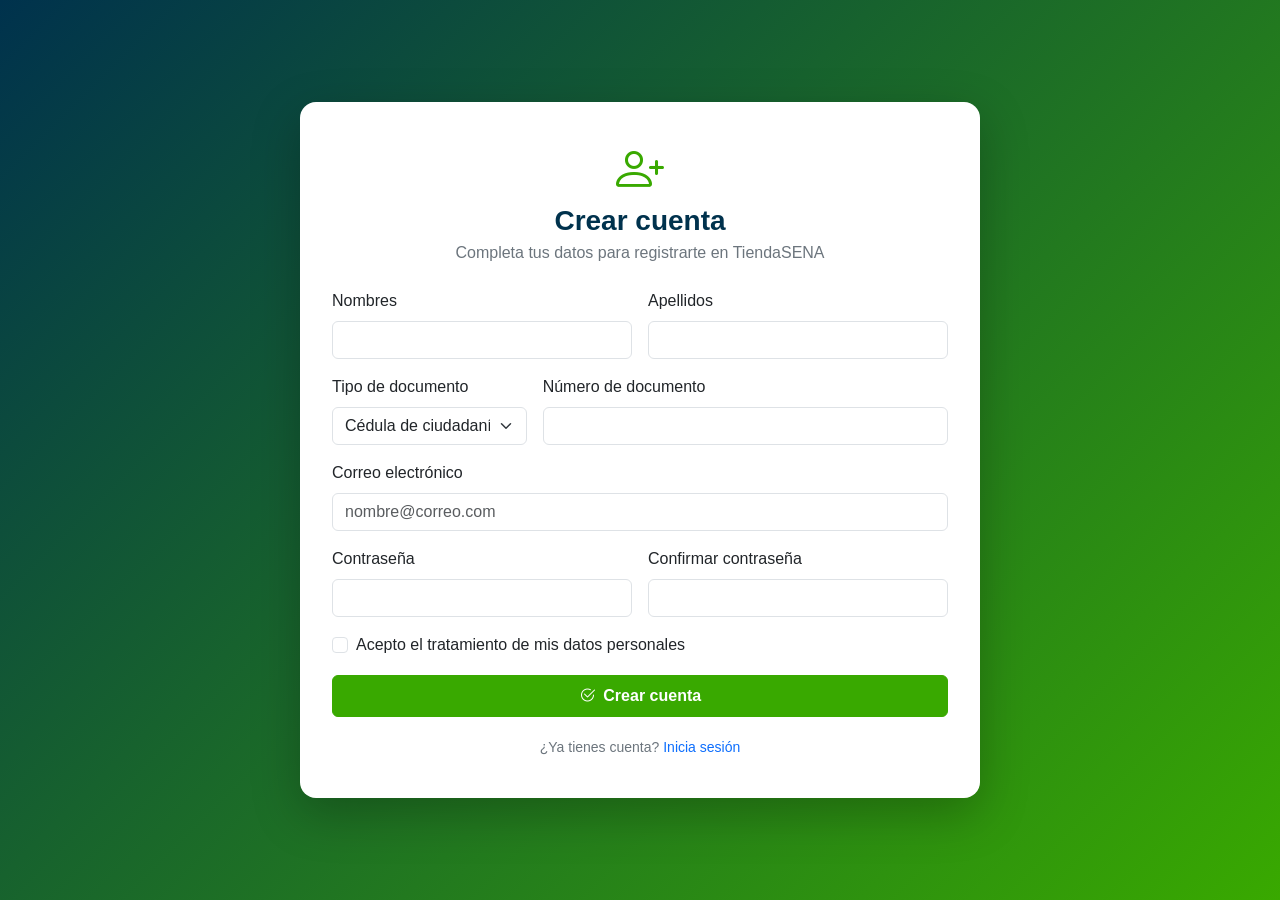
<file: registro.html>
<!DOCTYPE html> <!-- Documento HTML5. -->
<!-- Raíz en español. -->
<html lang="es">
<!-- Cabecera. -->
<head>
    <!-- Codificación UTF-8. -->
    <meta charset="UTF-8">
    <!-- Diseño adaptable. -->
    <meta name="viewport" content="width=device-width, initial-scale=1.0">
    <!-- Título de la pestaña. -->
    <title>Crear cuenta | TiendaSENA</title>
    <!-- CSS de Bootstrap. -->
    <link href="https://cdn.jsdelivr.net/npm/bootstrap@5.3.3/dist/css/bootstrap.min.css" rel="stylesheet">
    <!-- Íconos. -->
    <link href="https://cdn.jsdelivr.net/npm/bootstrap-icons@1.11.3/font/bootstrap-icons.min.css" rel="stylesheet">
    <!-- Nuestros estilos, después de Bootstrap. -->
    <link href="css/estilos.css" rel="stylesheet">
<!-- Cierra la cabecera. -->
</head>
<!-- Mismo fondo y centrado que el login: reutilizamos la clase. -->
<body class="login-fondo">

    <!-- La tarjeta con nuestra clase extra ancha (680px) porque tiene más campos. -->
    <main class="login-card ancha">
        <!-- Encabezado centrado. -->
        <header class="login-encabezado">
            <!-- Ícono de “agregar persona”. -->
            <i class="bi bi-person-plus display-5 text-sena"></i>
            <!-- Título. -->
            <h1 class="h3 fw-bold">Crear cuenta</h1>
            <!-- Instrucción. -->
            <p class="text-secondary mb-0">Completa tus datos para registrarte en TiendaSENA</p>
        <!-- Cierra el encabezado. -->
        </header>

        <!-- Al registrarse vuelve al login. El formulario es una fila de la rejilla (row); g-3 agrega espacio entre columnas y filas. -->
        <form action="index.html" method="get" class="row g-3">
            <!-- Columna: todo el ancho en celular, la mitad desde tablet (6 de 12). -->
            <div class="col-md-6">
                <!-- form-label da el estilo de Bootstrap a la etiqueta. Usamos el prefijo reg para que los id sean únicos. -->
                <label for="regNombres" class="form-label">Nombres</label>
                <!-- Campo obligatorio. -->
                <input type="text" class="form-control" id="regNombres" required>
            <!-- Cierra la columna. -->
            </div>
            <!-- La otra mitad: nombres y apellidos quedan lado a lado. -->
            <div class="col-md-6">
                <!-- Etiqueta. -->
                <label for="regApellidos" class="form-label">Apellidos</label>
                <!-- Campo obligatorio. -->
                <input type="text" class="form-control" id="regApellidos" required>
            <!-- Cierra la columna. -->
            </div>
            <!-- Un tercio (4 de 12). -->
            <div class="col-md-4">
                <!-- Etiqueta. -->
                <label for="regTipoDoc" class="form-label">Tipo de documento</label>
                <!-- Lista desplegable con estilo Bootstrap (form-select). -->
                <select class="form-select" id="regTipoDoc">
                    <!-- Cada <option> es una opción; value es lo que se enviaría. -->
                    <option value="CC">Cédula de ciudadanía</option>
                    <!-- Opción. -->
                    <option value="TI">Tarjeta de identidad</option>
                    <!-- Opción. -->
                    <option value="CE">Cédula de extranjería</option>
                <!-- Cierra la lista. -->
                </select>
            <!-- Cierra la columna. -->
            </div>
            <!-- Dos tercios (4 + 8 = 12: la fila se completa). -->
            <div class="col-md-8">
                <!-- Etiqueta. -->
                <label for="regDocumento" class="form-label">Número de documento</label>
                <!-- inputmode="numeric" muestra el teclado numérico en el celular. -->
                <input type="text" class="form-control" id="regDocumento" inputmode="numeric" required>
            <!-- Cierra la columna. -->
            </div>
            <!-- Todo el ancho en cualquier pantalla. -->
            <div class="col-12">
                <!-- Etiqueta. -->
                <label for="regCorreo" class="form-label">Correo electrónico</label>
                <!-- Correo con validación del navegador. -->
                <input type="email" class="form-control" id="regCorreo" placeholder="nombre@correo.com" required>
            <!-- Cierra la columna. -->
            </div>
            <!-- Mitad. -->
            <div class="col-md-6">
                <!-- Etiqueta. -->
                <label for="regClave" class="form-label">Contraseña</label>
                <!-- Mínimo 6 caracteres. -->
                <input type="password" class="form-control" id="regClave" minlength="6" required>
            <!-- Cierra la columna. -->
            </div>
            <!-- Mitad. -->
            <div class="col-md-6">
                <!-- Etiqueta. -->
                <label for="regConfirmar" class="form-label">Confirmar contraseña</label>
                <!-- Que coincidan se validará con JavaScript en el sistema real. -->
                <input type="password" class="form-control" id="regConfirmar" minlength="6" required>
            <!-- Cierra la columna. -->
            </div>
            <!-- Todo el ancho. -->
            <div class="col-12">
                <!-- Casilla de Bootstrap. -->
                <div class="form-check">
                    <!-- Casilla obligatoria: sin marcarla no se puede enviar. -->
                    <input class="form-check-input" type="checkbox" id="regTerminos" required>
                    <!-- Texto de la casilla. -->
                    <label class="form-check-label" for="regTerminos">Acepto el tratamiento de mis datos personales</label>
                <!-- Cierra la casilla. -->
                </div>
            <!-- Cierra la columna. -->
            </div>
            <!-- Todo el ancho. -->
            <div class="col-12">
                <!-- El mismo botón del login: así el diseño es consistente. -->
                <button type="submit" class="btn btn-sena w-100 py-2 fw-semibold">
                    <!-- Ícono y texto. -->
                    <i class="bi bi-check2-circle me-1"></i> Crear cuenta
                <!-- Cierra el botón. -->
                </button>
            <!-- Cierra la columna. -->
            </div>
        <!-- Cierra el formulario (y la fila). -->
        </form>

        <!-- Enlace de regreso al login: la navegación funciona en ambos sentidos. -->
        <p class="login-pie">¿Ya tienes cuenta? <a href="index.html" class="text-decoration-none">Inicia sesión</a></p>
    <!-- Cierra la tarjeta. -->
    </main>

<!-- Cierra el cuerpo. -->
</body>
<!-- Cierra el documento. -->
</html>
</file>
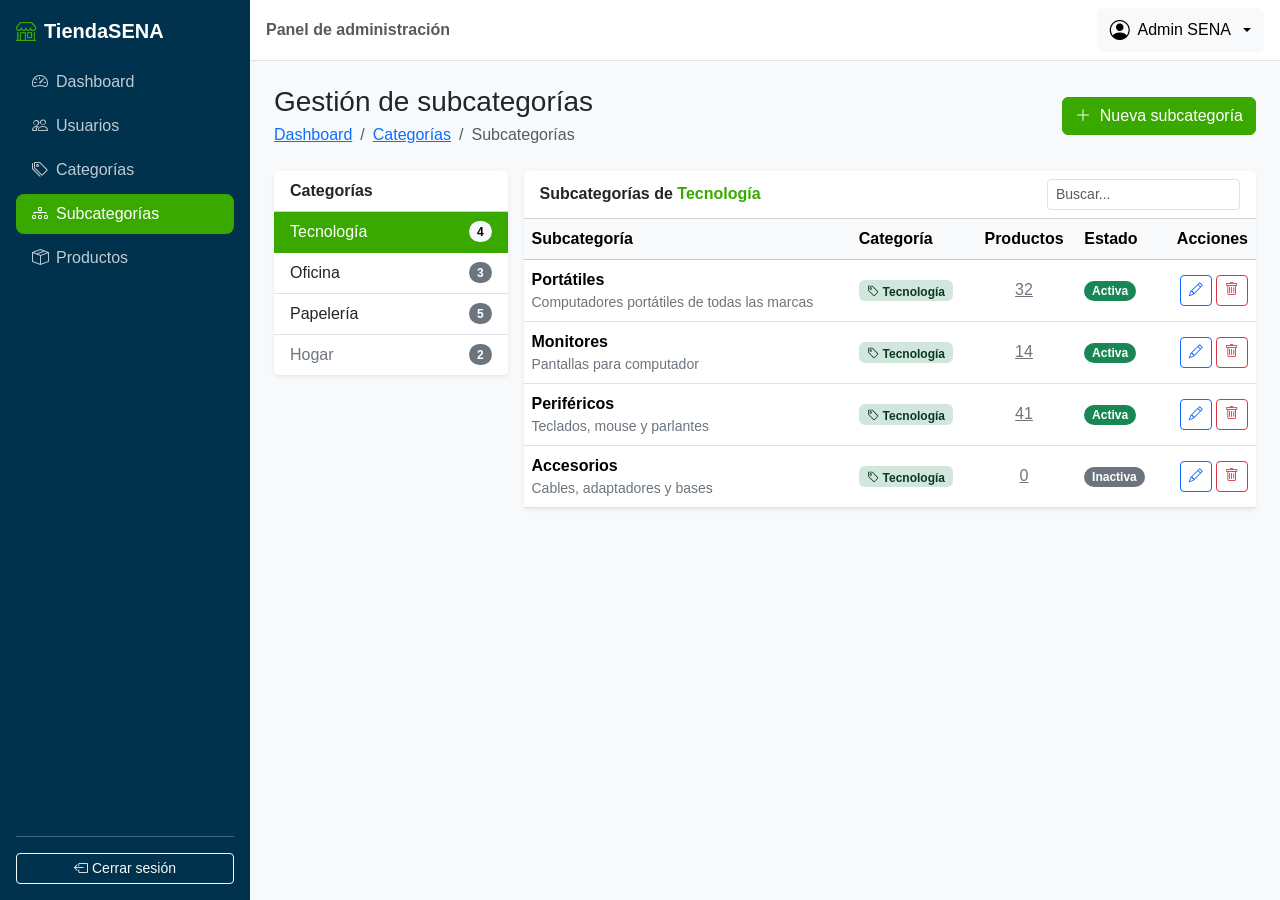
<file: subcategorias.html>
<!DOCTYPE html> <!-- Documento HTML5. -->
<!-- Raíz en español. -->
<html lang="es">
<!-- Abre la cabecera. -->
<head>
    <!-- Codificación UTF-8. -->
    <meta charset="UTF-8">
    <!-- Diseño adaptable. -->
    <meta name="viewport" content="width=device-width, initial-scale=1.0">
    <!-- Título de la pestaña. Cambia en cada módulo. -->
    <title>Subcategorías | TiendaSENA</title>
    <!-- CSS de Bootstrap. -->
    <link href="https://cdn.jsdelivr.net/npm/bootstrap@5.3.3/dist/css/bootstrap.min.css" rel="stylesheet">
    <!-- Íconos. -->
    <link href="https://cdn.jsdelivr.net/npm/bootstrap-icons@1.11.3/font/bootstrap-icons.min.css" rel="stylesheet">
    <!-- Nuestros estilos (después de Bootstrap). -->
    <link href="css/estilos.css" rel="stylesheet">
<!-- Cierra la cabecera. -->
</head>
<!-- Fondo gris muy claro para que las tarjetas blancas resalten. -->
<body class="bg-body-tertiary">

    <!-- ===================== MENÚ LATERAL ===================== -->
    <!-- offcanvas-lg: en pantallas menores a lg es un panel oculto que se desliza; desde lg se muestra normal. offcanvas-start lo hace salir por la izquierda. sidebar es nuestra clase. El id lo usa el botón que lo abre. -->
    <aside class="offcanvas-lg offcanvas-start sidebar" tabindex="-1" id="menuLateral" aria-labelledby="tituloMenu">
        <!-- Encabezado del panel; Bootstrap solo lo muestra en celular. -->
        <div class="offcanvas-header border-bottom border-secondary">
            <!-- Nombre del sistema en el panel móvil. -->
            <h5 class="offcanvas-title" id="tituloMenu"><i class="bi bi-shop me-2"></i>TiendaSENA</h5>
            <!-- Botón “X” blanco que cierra el panel. data-bs-target indica cuál panel cerrar. -->
            <button type="button" class="btn-close btn-close-white" data-bs-dismiss="offcanvas" data-bs-target="#menuLateral" aria-label="Cerrar menú"></button>
        <!-- Cierra el encabezado móvil. -->
        </div>
        <!-- Cuerpo del menú: Flexbox en columna para apilar logo, enlaces y botón de salida. -->
        <div class="offcanvas-body d-flex flex-column p-3">
            <!-- Logo que solo se ve en computador (d-none d-lg-flex): en celular ya está en el encabezado del panel. Al hacer clic vuelve al dashboard. -->
            <a href="dashboard.html" class="d-none d-lg-flex align-items-center mb-3 text-white text-decoration-none fs-5 fw-bold">
                <!-- Ícono verde y nombre. -->
                <i class="bi bi-shop me-2 text-sena"></i> TiendaSENA
            <!-- Cierra el logo. -->
            </a>
            <!-- Lista de navegación en columna (flex-column). nav-pills da forma de “píldora” al enlace activo. mb-auto empuja lo que sigue hasta el fondo. -->
            <ul class="nav nav-pills flex-column mb-auto">
                <!-- Enlace al dashboard. active lo resalta en verde y aria-current="page" avisa a los lectores de pantalla que es la página actual. **En cada módulo, el active pasa a su propio enlace.** -->
                <li class="nav-item"><a href="dashboard.html" class="nav-link"><i class="bi bi-speedometer2 me-2"></i>Dashboard</a></li>
                <!-- Enlace al módulo de usuarios (clase 5). -->
                <li class="nav-item"><a href="usuarios.html" class="nav-link"><i class="bi bi-people me-2"></i>Usuarios</a></li>
                <!-- Enlace a categorías (clase 6). -->
                <li class="nav-item"><a href="categorias.html" class="nav-link"><i class="bi bi-tags me-2"></i>Categorías</a></li>
                <!-- Enlace a subcategorías (clase 7). -->
                <li class="nav-item"><a href="subcategorias.html" class="nav-link active" aria-current="page"><i class="bi bi-diagram-3 me-2"></i>Subcategorías</a></li>
                <!-- Enlace a productos (clase 8). -->
                <li class="nav-item"><a href="productos.html" class="nav-link"><i class="bi bi-box-seam me-2"></i>Productos</a></li>
            <!-- Cierra la lista de navegación. -->
            </ul>
            <!-- Línea divisoria. -->
            <hr>
            <!-- Botón que vuelve al login (index.html): así “se cierra la sesión” en el prototipo. -->
            <a href="index.html" class="btn btn-outline-light btn-sm"><i class="bi bi-box-arrow-left me-1"></i>Cerrar sesión</a>
        <!-- Cierra el cuerpo del menú. -->
        </div>
    <!-- Cierra el menú lateral. -->
    </aside>

    <!-- ===================== ZONA DERECHA ===================== -->
    <!-- Nuestra clase contenido aplica el margin-left en computador. -->
    <div class="contenido">

        <!-- Barra superior -->
        <!-- Barra blanca con borde inferior. sticky-top la deja pegada arriba al hacer scroll. -->
        <nav class="navbar bg-white border-bottom px-3 sticky-top">
            <!-- Botón para abrir el menú en celular. d-lg-none lo oculta en computador (allá el menú siempre se ve). data-bs-toggle="offcanvas" + data-bs-target="#menuLateral" abren el panel. -->
            <button class="btn btn-outline-secondary d-lg-none" type="button" data-bs-toggle="offcanvas" data-bs-target="#menuLateral" aria-controls="menuLateral" aria-label="Abrir menú">
                <!-- Ícono de “hamburguesa”. -->
                <i class="bi bi-list"></i>
            <!-- Cierra el botón. -->
            </button>
            <!-- Texto de la barra; se oculta en celulares muy pequeños (d-none d-sm-inline). -->
            <span class="navbar-text fw-semibold d-none d-sm-inline">Panel de administración</span>
            <!-- Menú desplegable del usuario; ms-auto lo empuja a la derecha. -->
            <div class="dropdown ms-auto">
                <!-- Botón que abre el desplegable. dropdown-toggle dibuja la flechita; data-bs-toggle="dropdown" lo hace funcionar. -->
                <button class="btn btn-light dropdown-toggle d-flex align-items-center gap-2" type="button" data-bs-toggle="dropdown" aria-expanded="false">
                    <!-- Ícono de usuario. -->
                    <i class="bi bi-person-circle fs-5"></i>
                    <!-- Nombre del usuario, visible desde tablet. -->
                    <span class="d-none d-md-inline">Admin SENA</span>
                <!-- Cierra el botón. -->
                </button>
                <!-- Lista de opciones. dropdown-menu-end la alinea a la derecha para que no se salga de la pantalla. -->
                <ul class="dropdown-menu dropdown-menu-end shadow">
                    <!-- Encabezado no clicable dentro del menú. -->
                    <li><h6 class="dropdown-header">admin@sena.edu.co</h6></li>
                    <!-- Opción del menú (pantalla aún no construida). -->
                    <li><a class="dropdown-item" href="#"><i class="bi bi-person me-2"></i>Mi perfil</a></li>
                    <!-- Línea separadora. -->
                    <li><hr class="dropdown-divider"></li>
                    <!-- Otra forma de salir, en rojo (text-danger). -->
                    <li><a class="dropdown-item text-danger" href="index.html"><i class="bi bi-box-arrow-left me-2"></i>Cerrar sesión</a></li>
                <!-- Cierra la lista. -->
                </ul>
            <!-- Cierra el desplegable. -->
            </div>
        <!-- Cierra la barra superior. -->
        </nav>

        <!-- Contenido de la página -->
        <!-- Relleno 3 en celular y 4 desde tablet. -->
        <main class="p-3 p-md-4">
<!-- INICIO CONTENIDO -->
            <!-- Encabezado del módulo -->
            <!-- Flexbox con salto de línea. -->
            <div class="d-flex flex-wrap justify-content-between align-items-center gap-2 mb-4">
                <!-- Bloque del título. -->
                <div>
                    <!-- Título. -->
                    <h1 class="h3 mb-1">Gestión de subcategorías</h1>
                    <!-- Migas de pan. -->
                    <nav aria-label="breadcrumb">
                        <!-- Lista. -->
                        <ol class="breadcrumb mb-0 small">
                            <!-- Nivel 1. -->
                            <li class="breadcrumb-item"><a href="dashboard.html">Dashboard</a></li>
                            <!-- Nivel 2: las subcategorías “cuelgan” de las categorías, y así lo muestran las migas. -->
                            <li class="breadcrumb-item"><a href="categorias.html">Categorías</a></li>
                            <!-- Nivel actual. -->
                            <li class="breadcrumb-item active" aria-current="page">Subcategorías</li>
                        <!-- Cierra la lista. -->
                        </ol>
                    <!-- Cierra las migas. -->
                    </nav>
                <!-- Cierra el bloque. -->
                </div>
                <!-- Abre el formulario. -->
                <button type="button" class="btn btn-sena" data-bs-toggle="modal" data-bs-target="#modalSubcategoria">
                    <!-- Texto del botón. -->
                    <i class="bi bi-plus-lg me-1"></i> Nueva subcategoría
                <!-- Cierra el botón. -->
                </button>
            <!-- Cierra el encabezado. -->
            </div>

            <!-- Fila con dos columnas: maestro y detalle. -->
            <div class="row g-3">
                <!-- Maestro: lista de categorías -->
                <!-- 3 de 12 columnas en computador; en celular ocupa todo el ancho y queda arriba. -->
                <div class="col-lg-3">
                    <!-- Tarjeta. -->
                    <div class="card border-0 shadow-sm">
                        <!-- Encabezado de la tarjeta. -->
                        <div class="card-header bg-white fw-semibold">Categorías</div>
                        <!-- Lista de categorías sin bordes exteriores. -->
                        <div class="list-group list-group-flush">
                            <!-- Categoría seleccionada (active). Flexbox: nombre a la izquierda y contador a la derecha. -->
                            <a href="#" class="list-group-item list-group-item-action active d-flex justify-content-between align-items-center" aria-current="true">
                                <!-- Nombre y cantidad de subcategorías en un badge claro (contrasta con el fondo activo). -->
                                Tecnología <span class="badge text-bg-light rounded-pill">4</span>
                            <!-- Cierra el ítem. -->
                            </a>
                            <!-- Categoría no seleccionada. -->
                            <a href="#" class="list-group-item list-group-item-action d-flex justify-content-between align-items-center">
                                <!-- Nombre y contador gris. -->
                                Oficina <span class="badge text-bg-secondary rounded-pill">3</span>
                            <!-- Cierra el ítem. -->
                            </a>
                            <!-- Otra categoría. -->
                            <a href="#" class="list-group-item list-group-item-action d-flex justify-content-between align-items-center">
                                <!-- Nombre y contador. -->
                                Papelería <span class="badge text-bg-secondary rounded-pill">5</span>
                            <!-- Cierra el ítem. -->
                            </a>
                            <!-- Categoría inactiva en gris. -->
                            <a href="#" class="list-group-item list-group-item-action d-flex justify-content-between align-items-center text-secondary">
                                <!-- Nombre y contador. -->
                                Hogar <span class="badge text-bg-secondary rounded-pill">2</span>
                            <!-- Cierra el ítem. -->
                            </a>
                        <!-- Cierra la lista. -->
                        </div>
                    <!-- Cierra la tarjeta. -->
                    </div>
                <!-- Cierra la columna maestro. -->
                </div>

                <!-- Detalle: subcategorías de la categoría elegida -->
                <!-- 9 de 12 columnas (3 + 9 = 12). -->
                <div class="col-lg-9">
                    <!-- Tarjeta. -->
                    <div class="card border-0 shadow-sm">
                        <!-- Encabezado con título y buscador. -->
                        <div class="card-header bg-white d-flex flex-wrap justify-content-between align-items-center gap-2">
                            <!-- Indica de qué categoría son las filas mostradas. -->
                            <span class="fw-semibold">Subcategorías de <span class="text-sena">Tecnología</span></span>
                            <!-- Buscador pequeño (form-control-sm) con ancho automático (w-auto) en lugar del 100%. -->
                            <input type="search" class="form-control form-control-sm w-auto" placeholder="Buscar..." aria-label="Buscar subcategoría">
                        <!-- Cierra el encabezado. -->
                        </div>
                        <!-- Desplazamiento en celular. -->
                        <div class="table-responsive">
                            <!-- Tabla. -->
                            <table class="table table-hover align-middle mb-0">
                                <!-- Encabezado. -->
                                <thead class="table-light">
                                    <!-- Fila de títulos. -->
                                    <tr>
                                        <!-- Nombre y descripción. -->
                                        <th scope="col">Subcategoría</th>
                                        <!-- Categoría padre. -->
                                        <th scope="col">Categoría</th>
                                        <!-- Cantidad de productos, centrada. -->
                                        <th scope="col" class="text-center">Productos</th>
                                        <!-- Estado. -->
                                        <th scope="col">Estado</th>
                                        <!-- Acciones. -->
                                        <th scope="col" class="text-end">Acciones</th>
                                    <!-- Cierra la fila. -->
                                    </tr>
                                <!-- Cierra el encabezado. -->
                                </thead>
                                <!-- Cuerpo. -->
                                <tbody>
                                    <!-- Subcategoría 1. -->
                                    <tr>
                                        <!-- Celda compuesta. -->
                                        <td>
                                            <!-- Nombre. -->
                                            <div class="fw-semibold">Portátiles</div>
                                            <!-- Descripción. -->
                                            <div class="small text-secondary">Computadores portátiles de todas las marcas</div>
                                        <!-- Cierra la celda. -->
                                        </td>
                                        <!-- Categoría padre en un badge suave con ícono de etiqueta. -->
                                        <td><span class="badge bg-success-subtle text-success-emphasis"><i class="bi bi-tag me-1"></i>Tecnología</span></td>
                                        <!-- El número enlaza al módulo de productos. -->
                                        <td class="text-center"><a href="productos.html" class="link-secondary">32</a></td>
                                        <!-- Estado. -->
                                        <td><span class="badge rounded-pill text-bg-success">Activa</span></td>
                                        <!-- Acciones. -->
                                        <td class="text-end text-nowrap">
                                            <!-- Editar. -->
                                            <button type="button" class="btn btn-sm btn-outline-primary" data-bs-toggle="modal" data-bs-target="#modalSubcategoria" title="Editar"><i class="bi bi-pencil"></i></button>
                                            <!-- Eliminar. -->
                                            <button type="button" class="btn btn-sm btn-outline-danger" data-bs-toggle="modal" data-bs-target="#modalEliminar" title="Eliminar"><i class="bi bi-trash"></i></button>
                                        <!-- Cierra las acciones. -->
                                        </td>
                                    <!-- Cierra la fila. -->
                                    </tr>
                                    <!-- Subcategoría 2. -->
                                    <tr>
                                        <!-- Celda compuesta. -->
                                        <td>
                                            <!-- Nombre. -->
                                            <div class="fw-semibold">Monitores</div>
                                            <!-- Descripción. -->
                                            <div class="small text-secondary">Pantallas para computador</div>
                                        <!-- Cierra la celda. -->
                                        </td>
                                        <!-- Categoría padre. -->
                                        <td><span class="badge bg-success-subtle text-success-emphasis"><i class="bi bi-tag me-1"></i>Tecnología</span></td>
                                        <!-- Productos. -->
                                        <td class="text-center"><a href="productos.html" class="link-secondary">14</a></td>
                                        <!-- Estado. -->
                                        <td><span class="badge rounded-pill text-bg-success">Activa</span></td>
                                        <!-- Acciones. -->
                                        <td class="text-end text-nowrap">
                                            <!-- Editar. -->
                                            <button type="button" class="btn btn-sm btn-outline-primary" data-bs-toggle="modal" data-bs-target="#modalSubcategoria" title="Editar"><i class="bi bi-pencil"></i></button>
                                            <!-- Eliminar. -->
                                            <button type="button" class="btn btn-sm btn-outline-danger" data-bs-toggle="modal" data-bs-target="#modalEliminar" title="Eliminar"><i class="bi bi-trash"></i></button>
                                        <!-- Cierra las acciones. -->
                                        </td>
                                    <!-- Cierra la fila. -->
                                    </tr>
                                    <!-- Subcategoría 3. -->
                                    <tr>
                                        <!-- Celda compuesta. -->
                                        <td>
                                            <!-- Nombre. -->
                                            <div class="fw-semibold">Periféricos</div>
                                            <!-- Descripción. -->
                                            <div class="small text-secondary">Teclados, mouse y parlantes</div>
                                        <!-- Cierra la celda. -->
                                        </td>
                                        <!-- Categoría padre. -->
                                        <td><span class="badge bg-success-subtle text-success-emphasis"><i class="bi bi-tag me-1"></i>Tecnología</span></td>
                                        <!-- Productos. -->
                                        <td class="text-center"><a href="productos.html" class="link-secondary">41</a></td>
                                        <!-- Estado. -->
                                        <td><span class="badge rounded-pill text-bg-success">Activa</span></td>
                                        <!-- Acciones. -->
                                        <td class="text-end text-nowrap">
                                            <!-- Editar. -->
                                            <button type="button" class="btn btn-sm btn-outline-primary" data-bs-toggle="modal" data-bs-target="#modalSubcategoria" title="Editar"><i class="bi bi-pencil"></i></button>
                                            <!-- Eliminar. -->
                                            <button type="button" class="btn btn-sm btn-outline-danger" data-bs-toggle="modal" data-bs-target="#modalEliminar" title="Eliminar"><i class="bi bi-trash"></i></button>
                                        <!-- Cierra las acciones. -->
                                        </td>
                                    <!-- Cierra la fila. -->
                                    </tr>
                                    <!-- Subcategoría 4 (inactiva). -->
                                    <tr>
                                        <!-- Celda compuesta. -->
                                        <td>
                                            <!-- Nombre. -->
                                            <div class="fw-semibold">Accesorios</div>
                                            <!-- Descripción. -->
                                            <div class="small text-secondary">Cables, adaptadores y bases</div>
                                        <!-- Cierra la celda. -->
                                        </td>
                                        <!-- Categoría padre. -->
                                        <td><span class="badge bg-success-subtle text-success-emphasis"><i class="bi bi-tag me-1"></i>Tecnología</span></td>
                                        <!-- Productos. -->
                                        <td class="text-center"><a href="productos.html" class="link-secondary">0</a></td>
                                        <!-- Estado inactivo. -->
                                        <td><span class="badge rounded-pill text-bg-secondary">Inactiva</span></td>
                                        <!-- Acciones. -->
                                        <td class="text-end text-nowrap">
                                            <!-- Editar. -->
                                            <button type="button" class="btn btn-sm btn-outline-primary" data-bs-toggle="modal" data-bs-target="#modalSubcategoria" title="Editar"><i class="bi bi-pencil"></i></button>
                                            <!-- Eliminar. -->
                                            <button type="button" class="btn btn-sm btn-outline-danger" data-bs-toggle="modal" data-bs-target="#modalEliminar" title="Eliminar"><i class="bi bi-trash"></i></button>
                                        <!-- Cierra las acciones. -->
                                        </td>
                                    <!-- Cierra la fila. -->
                                    </tr>
                                <!-- Cierra el cuerpo. -->
                                </tbody>
                            <!-- Cierra la tabla. -->
                            </table>
                        <!-- Cierra la envoltura. -->
                        </div>
                    <!-- Cierra la tarjeta. -->
                    </div>
                <!-- Cierra la columna detalle. -->
                </div>
            <!-- Cierra la fila maestro-detalle. -->
            </div>

            <!-- Modal: crear / editar subcategoría -->
            <!-- Modal oculto. -->
            <div class="modal fade" id="modalSubcategoria" tabindex="-1" aria-labelledby="tituloModalSubcategoria" aria-hidden="true">
                <!-- Centrado. -->
                <div class="modal-dialog modal-dialog-centered">
                    <!-- Contenido. -->
                    <div class="modal-content">
                        <!-- Encabezado. -->
                        <div class="modal-header">
                            <!-- Título. -->
                            <h2 class="modal-title fs-5" id="tituloModalSubcategoria"><i class="bi bi-diagram-3 me-2"></i>Datos de la subcategoría</h2>
                            <!-- Cerrar. -->
                            <button type="button" class="btn-close" data-bs-dismiss="modal" aria-label="Cerrar"></button>
                        <!-- Cierra el encabezado. -->
                        </div>
                        <!-- Cuerpo. -->
                        <div class="modal-body">
                            <!-- Formulario. -->
                            <form>
                                <!-- Grupo. -->
                                <div class="mb-3">
                                    <!-- El asterisco rojo es la convención para “campo obligatorio”. -->
                                    <label for="subCategoria" class="form-label">Categoría <span class="text-danger">*</span></label>
                                    <!-- Lista de categorías padre, obligatoria. -->
                                    <select class="form-select" id="subCategoria" required>
                                        <!-- Opción guía (no se puede elegir). -->
                                        <option value="" disabled>Seleccione una categoría…</option>
                                        <!-- Preseleccionada: la categoría que se estaba viendo. El value sería el id de la categoría en la base de datos. -->
                                        <option value="1" selected>Tecnología</option>
                                        <!-- Opción. -->
                                        <option value="2">Oficina</option>
                                        <!-- Opción. -->
                                        <option value="3">Papelería</option>
                                        <!-- Opción. -->
                                        <option value="4">Hogar</option>
                                    <!-- Cierra la lista. -->
                                    </select>
                                <!-- Cierra el grupo. -->
                                </div>
                                <!-- Grupo. -->
                                <div class="mb-3">
                                    <!-- Etiqueta con asterisco. -->
                                    <label for="subNombre" class="form-label">Nombre <span class="text-danger">*</span></label>
                                    <!-- Campo obligatorio. -->
                                    <input type="text" class="form-control" id="subNombre" placeholder="Ej: Portátiles" required>
                                <!-- Cierra el grupo. -->
                                </div>
                                <!-- Grupo. -->
                                <div class="mb-3">
                                    <!-- Etiqueta. -->
                                    <label for="subDescripcion" class="form-label">Descripción</label>
                                    <!-- Área de texto de 2 líneas. -->
                                    <textarea class="form-control" id="subDescripcion" rows="2"></textarea>
                                <!-- Cierra el grupo. -->
                                </div>
                                <!-- Interruptor. -->
                                <div class="form-check form-switch">
                                    <!-- Encendido. -->
                                    <input class="form-check-input" type="checkbox" role="switch" id="subActiva" checked>
                                    <!-- Etiqueta. -->
                                    <label class="form-check-label" for="subActiva">Subcategoría activa</label>
                                <!-- Cierra el interruptor. -->
                                </div>
                            <!-- Cierra el formulario. -->
                            </form>
                        <!-- Cierra el cuerpo. -->
                        </div>
                        <!-- Pie. -->
                        <div class="modal-footer">
                            <!-- Cancelar. -->
                            <button type="button" class="btn btn-secondary" data-bs-dismiss="modal">Cancelar</button>
                            <!-- Guardar. -->
                            <button type="button" class="btn btn-sena" data-bs-dismiss="modal"><i class="bi bi-save me-1"></i>Guardar</button>
                        <!-- Cierra el pie. -->
                        </div>
                    <!-- Cierra el contenido. -->
                    </div>
                <!-- Cierra el diálogo. -->
                </div>
            <!-- Cierra el modal. -->
            </div>

            <!-- Modal: confirmar eliminación -->
            <!-- Modal. -->
            <div class="modal fade" id="modalEliminar" tabindex="-1" aria-labelledby="tituloModalEliminar" aria-hidden="true">
                <!-- Pequeño y centrado. -->
                <div class="modal-dialog modal-dialog-centered modal-sm">
                    <!-- Contenido. -->
                    <div class="modal-content">
                        <!-- Cuerpo. -->
                        <div class="modal-body text-center p-4">
                            <!-- Ícono. -->
                            <i class="bi bi-exclamation-triangle text-danger display-5"></i>
                            <!-- Pregunta. -->
                            <h2 class="h5 mt-3" id="tituloModalEliminar">¿Eliminar esta subcategoría?</h2>
                            <!-- Consecuencia. -->
                            <p class="text-secondary small mb-0">Sus productos quedarán sin subcategoría.</p>
                        <!-- Cierra el cuerpo. -->
                        </div>
                        <!-- Pie. -->
                        <div class="modal-footer justify-content-center border-0 pt-0">
                            <!-- Cancelar. -->
                            <button type="button" class="btn btn-light" data-bs-dismiss="modal">Cancelar</button>
                            <!-- Confirmar. -->
                            <button type="button" class="btn btn-danger" data-bs-dismiss="modal">Sí, eliminar</button>
                        <!-- Cierra el pie. -->
                        </div>
                    <!-- Cierra el contenido. -->
                    </div>
                <!-- Cierra el diálogo. -->
                </div>
            <!-- Cierra el modal. -->
            </div>
<!-- FIN CONTENIDO -->
        <!-- Cierra el contenido. -->
        </main>
    <!-- Cierra la zona derecha. -->
    </div>

    <!-- JavaScript de Bootstrap: necesario para el menú deslizable, el desplegable del usuario y los modales. -->
    <script src="https://cdn.jsdelivr.net/npm/bootstrap@5.3.3/dist/js/bootstrap.bundle.min.js"></script>
<!-- Cierra el cuerpo. -->
</body>
<!-- Cierra el documento. -->
</html>
</file>
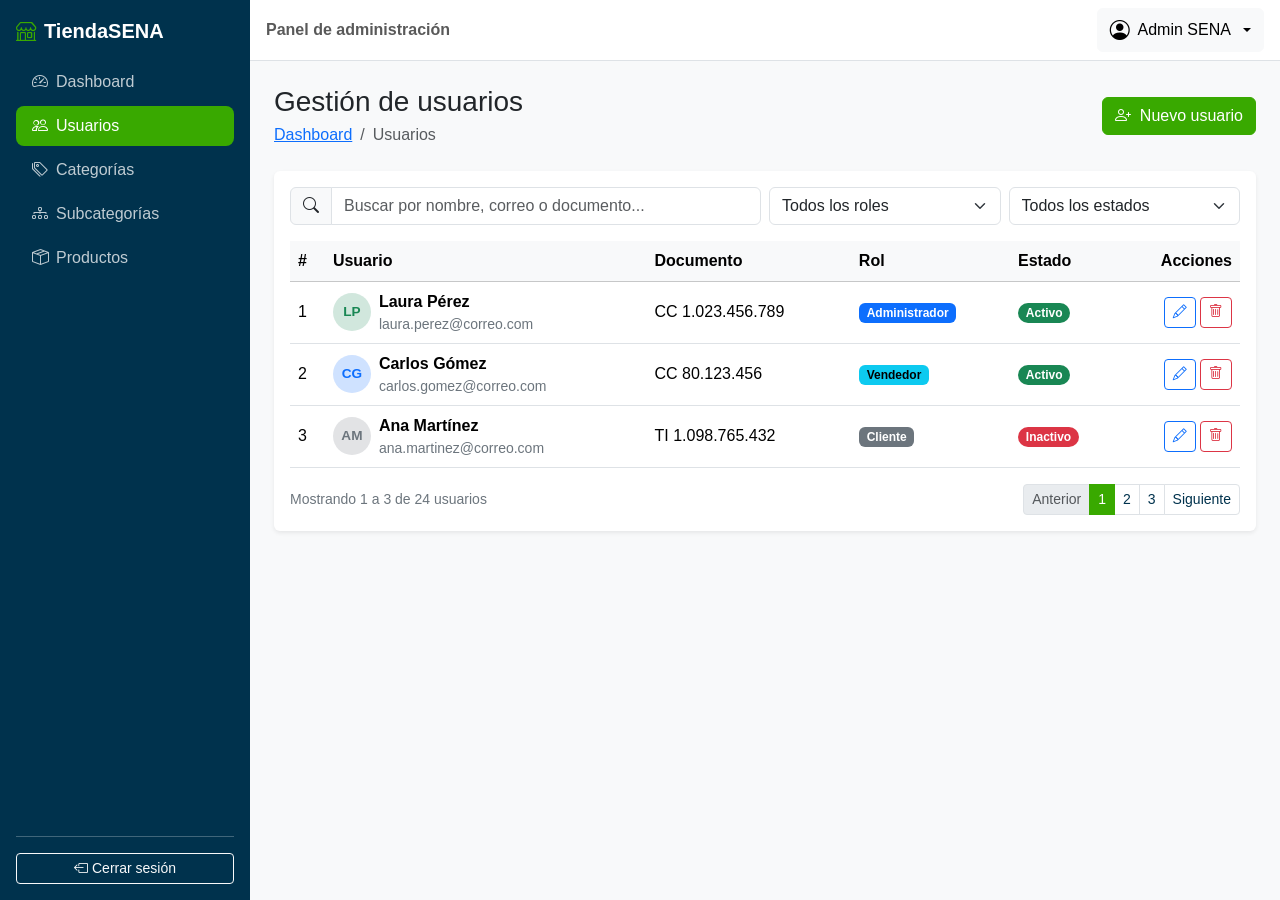
<file: usuarios.html>
<!DOCTYPE html> <!-- Documento HTML5. -->
<!-- Raíz en español. -->
<html lang="es">
<!-- Abre la cabecera. -->
<head>
    <!-- Codificación UTF-8. -->
    <meta charset="UTF-8">
    <!-- Diseño adaptable. -->
    <meta name="viewport" content="width=device-width, initial-scale=1.0">
    <!-- Título de la pestaña. Cambia en cada módulo. -->
    <title>Usuarios | TiendaSENA</title>
    <!-- CSS de Bootstrap. -->
    <link href="https://cdn.jsdelivr.net/npm/bootstrap@5.3.3/dist/css/bootstrap.min.css" rel="stylesheet">
    <!-- Íconos. -->
    <link href="https://cdn.jsdelivr.net/npm/bootstrap-icons@1.11.3/font/bootstrap-icons.min.css" rel="stylesheet">
    <!-- Nuestros estilos (después de Bootstrap). -->
    <link href="css/estilos.css" rel="stylesheet">
<!-- Cierra la cabecera. -->
</head>
<!-- Fondo gris muy claro para que las tarjetas blancas resalten. -->
<body class="bg-body-tertiary">

    <!-- ===================== MENÚ LATERAL ===================== -->
    <!-- offcanvas-lg: en pantallas menores a lg es un panel oculto que se desliza; desde lg se muestra normal. offcanvas-start lo hace salir por la izquierda. sidebar es nuestra clase. El id lo usa el botón que lo abre. -->
    <aside class="offcanvas-lg offcanvas-start sidebar" tabindex="-1" id="menuLateral" aria-labelledby="tituloMenu">
        <!-- Encabezado del panel; Bootstrap solo lo muestra en celular. -->
        <div class="offcanvas-header border-bottom border-secondary">
            <!-- Nombre del sistema en el panel móvil. -->
            <h5 class="offcanvas-title" id="tituloMenu"><i class="bi bi-shop me-2"></i>TiendaSENA</h5>
            <!-- Botón “X” blanco que cierra el panel. data-bs-target indica cuál panel cerrar. -->
            <button type="button" class="btn-close btn-close-white" data-bs-dismiss="offcanvas" data-bs-target="#menuLateral" aria-label="Cerrar menú"></button>
        <!-- Cierra el encabezado móvil. -->
        </div>
        <!-- Cuerpo del menú: Flexbox en columna para apilar logo, enlaces y botón de salida. -->
        <div class="offcanvas-body d-flex flex-column p-3">
            <!-- Logo que solo se ve en computador (d-none d-lg-flex): en celular ya está en el encabezado del panel. Al hacer clic vuelve al dashboard. -->
            <a href="dashboard.html" class="d-none d-lg-flex align-items-center mb-3 text-white text-decoration-none fs-5 fw-bold">
                <!-- Ícono verde y nombre. -->
                <i class="bi bi-shop me-2 text-sena"></i> TiendaSENA
            <!-- Cierra el logo. -->
            </a>
            <!-- Lista de navegación en columna (flex-column). nav-pills da forma de “píldora” al enlace activo. mb-auto empuja lo que sigue hasta el fondo. -->
            <ul class="nav nav-pills flex-column mb-auto">
                <!-- Enlace al dashboard. active lo resalta en verde y aria-current="page" avisa a los lectores de pantalla que es la página actual. **En cada módulo, el active pasa a su propio enlace.** -->
                <li class="nav-item"><a href="dashboard.html" class="nav-link"><i class="bi bi-speedometer2 me-2"></i>Dashboard</a></li>
                <!-- Enlace al módulo de usuarios (clase 5). -->
                <li class="nav-item"><a href="usuarios.html" class="nav-link active" aria-current="page"><i class="bi bi-people me-2"></i>Usuarios</a></li>
                <!-- Enlace a categorías (clase 6). -->
                <li class="nav-item"><a href="categorias.html" class="nav-link"><i class="bi bi-tags me-2"></i>Categorías</a></li>
                <!-- Enlace a subcategorías (clase 7). -->
                <li class="nav-item"><a href="subcategorias.html" class="nav-link"><i class="bi bi-diagram-3 me-2"></i>Subcategorías</a></li>
                <!-- Enlace a productos (clase 8). -->
                <li class="nav-item"><a href="productos.html" class="nav-link"><i class="bi bi-box-seam me-2"></i>Productos</a></li>
            <!-- Cierra la lista de navegación. -->
            </ul>
            <!-- Línea divisoria. -->
            <hr>
            <!-- Botón que vuelve al login (index.html): así “se cierra la sesión” en el prototipo. -->
            <a href="index.html" class="btn btn-outline-light btn-sm"><i class="bi bi-box-arrow-left me-1"></i>Cerrar sesión</a>
        <!-- Cierra el cuerpo del menú. -->
        </div>
    <!-- Cierra el menú lateral. -->
    </aside>

    <!-- ===================== ZONA DERECHA ===================== -->
    <!-- Nuestra clase contenido aplica el margin-left en computador. -->
    <div class="contenido">

        <!-- Barra superior -->
        <!-- Barra blanca con borde inferior. sticky-top la deja pegada arriba al hacer scroll. -->
        <nav class="navbar bg-white border-bottom px-3 sticky-top">
            <!-- Botón para abrir el menú en celular. d-lg-none lo oculta en computador (allá el menú siempre se ve). data-bs-toggle="offcanvas" + data-bs-target="#menuLateral" abren el panel. -->
            <button class="btn btn-outline-secondary d-lg-none" type="button" data-bs-toggle="offcanvas" data-bs-target="#menuLateral" aria-controls="menuLateral" aria-label="Abrir menú">
                <!-- Ícono de “hamburguesa”. -->
                <i class="bi bi-list"></i>
            <!-- Cierra el botón. -->
            </button>
            <!-- Texto de la barra; se oculta en celulares muy pequeños (d-none d-sm-inline). -->
            <span class="navbar-text fw-semibold d-none d-sm-inline">Panel de administración</span>
            <!-- Menú desplegable del usuario; ms-auto lo empuja a la derecha. -->
            <div class="dropdown ms-auto">
                <!-- Botón que abre el desplegable. dropdown-toggle dibuja la flechita; data-bs-toggle="dropdown" lo hace funcionar. -->
                <button class="btn btn-light dropdown-toggle d-flex align-items-center gap-2" type="button" data-bs-toggle="dropdown" aria-expanded="false">
                    <!-- Ícono de usuario. -->
                    <i class="bi bi-person-circle fs-5"></i>
                    <!-- Nombre del usuario, visible desde tablet. -->
                    <span class="d-none d-md-inline">Admin SENA</span>
                <!-- Cierra el botón. -->
                </button>
                <!-- Lista de opciones. dropdown-menu-end la alinea a la derecha para que no se salga de la pantalla. -->
                <ul class="dropdown-menu dropdown-menu-end shadow">
                    <!-- Encabezado no clicable dentro del menú. -->
                    <li><h6 class="dropdown-header">admin@sena.edu.co</h6></li>
                    <!-- Opción del menú (pantalla aún no construida). -->
                    <li><a class="dropdown-item" href="#"><i class="bi bi-person me-2"></i>Mi perfil</a></li>
                    <!-- Línea separadora. -->
                    <li><hr class="dropdown-divider"></li>
                    <!-- Otra forma de salir, en rojo (text-danger). -->
                    <li><a class="dropdown-item text-danger" href="index.html"><i class="bi bi-box-arrow-left me-2"></i>Cerrar sesión</a></li>
                <!-- Cierra la lista. -->
                </ul>
            <!-- Cierra el desplegable. -->
            </div>
        <!-- Cierra la barra superior. -->
        </nav>

        <!-- Contenido de la página -->
        <!-- Relleno 3 en celular y 4 desde tablet. -->
        <main class="p-3 p-md-4">
<!-- INICIO CONTENIDO -->
            <!-- Encabezado del módulo -->
            <!-- Flexbox: título a la izquierda y botón a la derecha. flex-wrap permite que en celular el botón baje a otra línea. -->
            <div class="d-flex flex-wrap justify-content-between align-items-center gap-2 mb-4">
                <!-- Bloque del título. -->
                <div>
                    <!-- Título de la página. -->
                    <h1 class="h3 mb-1">Gestión de usuarios</h1>
                    <!-- Breadcrumb (migas de pan): muestra dónde está el usuario dentro del sistema. -->
                    <nav aria-label="breadcrumb">
                        <!-- Lista ordenada con estilo de migas. -->
                        <ol class="breadcrumb mb-0 small">
                            <!-- Primer nivel, con enlace para volver. -->
                            <li class="breadcrumb-item"><a href="dashboard.html">Dashboard</a></li>
                            <!-- Nivel actual, sin enlace. Bootstrap agrega el separador / automáticamente. -->
                            <li class="breadcrumb-item active" aria-current="page">Usuarios</li>
                        <!-- Cierra la lista. -->
                        </ol>
                    <!-- Cierra el breadcrumb. -->
                    </nav>
                <!-- Cierra el bloque del título. -->
                </div>
                <!-- Botón principal (Crear). data-bs-toggle="modal" y data-bs-target="#modalUsuario" abren el modal del formulario. -->
                <button type="button" class="btn btn-sena" data-bs-toggle="modal" data-bs-target="#modalUsuario">
                    <!-- Ícono y texto del botón. -->
                    <i class="bi bi-person-plus me-1"></i> Nuevo usuario
                <!-- Cierra el botón. -->
                </button>
            <!-- Cierra el encabezado. -->
            </div>

            <!-- Una tarjeta envuelve filtros, tabla y paginación. -->
            <div class="card border-0 shadow-sm">
                <!-- Cuerpo de la tarjeta. -->
                <div class="card-body">

                    <!-- Filtros -->
                    <!-- El formulario es una fila de la rejilla (row) con espacio pequeño (g-2). role="search" indica que es un buscador. -->
                    <form class="row g-2 mb-3" role="search">
                        <!-- La búsqueda ocupa la mitad desde tablet; todo el ancho en celular. -->
                        <div class="col-md-6">
                            <!-- input-group pega un ícono o botón al campo de texto. -->
                            <div class="input-group">
                                <!-- Cajita gris con la lupa, pegada a la izquierda del campo. -->
                                <span class="input-group-text"><i class="bi bi-search"></i></span>
                                <!-- Campo de búsqueda. aria-label reemplaza al label visible para lectores de pantalla. -->
                                <input type="search" class="form-control" placeholder="Buscar por nombre, correo o documento..." aria-label="Buscar usuario">
                            <!-- Cierra el grupo. -->
                            </div>
                        <!-- Cierra la columna. -->
                        </div>
                        <!-- Medio ancho en celular, un cuarto desde tablet. -->
                        <div class="col-6 col-md-3">
                            <!-- form-select da estilo de Bootstrap a la lista desplegable. -->
                            <select class="form-select" aria-label="Filtrar por rol">
                                <!-- selected marca la opción elegida por defecto. -->
                                <option selected>Todos los roles</option>
                                <!-- Opción de rol. -->
                                <option>Administrador</option>
                                <!-- Opción de rol. -->
                                <option>Vendedor</option>
                                <!-- Opción de rol. -->
                                <option>Cliente</option>
                            <!-- Cierra la lista. -->
                            </select>
                        <!-- Cierra la columna. -->
                        </div>
                        <!-- Columna del segundo filtro. -->
                        <div class="col-6 col-md-3">
                            <!-- Filtro por estado. -->
                            <select class="form-select" aria-label="Filtrar por estado">
                                <!-- Opción por defecto. -->
                                <option selected>Todos los estados</option>
                                <!-- Opción. -->
                                <option>Activo</option>
                                <!-- Opción. -->
                                <option>Inactivo</option>
                            <!-- Cierra la lista. -->
                            </select>
                        <!-- Cierra la columna. -->
                        </div>
                    <!-- Cierra los filtros. -->
                    </form>

                    <!-- Tabla de usuarios -->
                    <!-- Desplazamiento horizontal en celular. -->
                    <div class="table-responsive">
                        <!-- Tabla con resaltado y centrado vertical. -->
                        <table class="table table-hover align-middle">
                            <!-- Encabezado gris claro. -->
                            <thead class="table-light">
                                <!-- Fila de títulos. -->
                                <tr>
                                    <!-- scope="col" indica que el título pertenece a la columna (accesibilidad). -->
                                    <th scope="col">#</th>
                                    <!-- Nombre y correo. -->
                                    <th scope="col">Usuario</th>
                                    <!-- Tipo y número de documento. -->
                                    <th scope="col">Documento</th>
                                    <!-- Rol en el sistema. -->
                                    <th scope="col">Rol</th>
                                    <!-- Activo o inactivo. -->
                                    <th scope="col">Estado</th>
                                    <!-- Botones de editar y eliminar, alineados a la derecha. -->
                                    <th scope="col" class="text-end">Acciones</th>
                                <!-- Cierra la fila. -->
                                </tr>
                            <!-- Cierra el encabezado. -->
                            </thead>
                            <!-- Cuerpo con los datos de ejemplo. -->
                            <tbody>
                                <!-- Usuario 1. -->
                                <tr>
                                    <!-- Número de fila. -->
                                    <td>1</td>
                                    <!-- Celda compuesta: avatar + nombre + correo. -->
                                    <td>
                                        <!-- Flexbox para poner el avatar al lado del texto. -->
                                        <div class="d-flex align-items-center gap-2">
                                            <!-- Nuestro círculo avatar con las iniciales. -->
                                            <span class="avatar bg-success-subtle text-success">LP</span>
                                            <!-- Bloque de texto. -->
                                            <div>
                                                <!-- Nombre en seminegrita. -->
                                                <div class="fw-semibold">Laura Pérez</div>
                                                <!-- Correo pequeño y gris. -->
                                                <div class="small text-secondary">laura.perez@correo.com</div>
                                            <!-- Cierra el bloque. -->
                                            </div>
                                        <!-- Cierra el Flexbox. -->
                                        </div>
                                    <!-- Cierra la celda. -->
                                    </td>
                                    <!-- Documento. -->
                                    <td>CC 1.023.456.789</td>
                                    <!-- Rol en un badge azul. -->
                                    <td><span class="badge text-bg-primary">Administrador</span></td>
                                    <!-- Estado: badge verde con forma de píldora (rounded-pill). -->
                                    <td><span class="badge rounded-pill text-bg-success">Activo</span></td>
                                    <!-- Celda de acciones; text-nowrap evita que los botones se partan en dos líneas. -->
                                    <td class="text-end text-nowrap">
                                        <!-- Botón Editar (la “U”): abre el mismo modal del formulario. title muestra un texto al dejar el mouse encima. -->
                                        <button type="button" class="btn btn-sm btn-outline-primary" data-bs-toggle="modal" data-bs-target="#modalUsuario" title="Editar">
                                            <!-- Ícono de lápiz. -->
                                            <i class="bi bi-pencil"></i>
                                        <!-- Cierra el botón. -->
                                        </button>
                                        <!-- Botón Eliminar (la “D”): abre el modal de confirmación. -->
                                        <button type="button" class="btn btn-sm btn-outline-danger" data-bs-toggle="modal" data-bs-target="#modalEliminar" title="Eliminar">
                                            <!-- Ícono de papelera. -->
                                            <i class="bi bi-trash"></i>
                                        <!-- Cierra el botón. -->
                                        </button>
                                    <!-- Cierra la celda de acciones. -->
                                    </td>
                                <!-- Cierra el usuario 1. -->
                                </tr>
                                <!-- Usuario 2 (misma estructura). -->
                                <tr>
                                    <!-- Número. -->
                                    <td>2</td>
                                    <!-- Celda compuesta. -->
                                    <td>
                                        <!-- Flexbox. -->
                                        <div class="d-flex align-items-center gap-2">
                                            <!-- Avatar azul. -->
                                            <span class="avatar bg-primary-subtle text-primary">CG</span>
                                            <!-- Texto. -->
                                            <div>
                                                <!-- Nombre. -->
                                                <div class="fw-semibold">Carlos Gómez</div>
                                                <!-- Correo. -->
                                                <div class="small text-secondary">carlos.gomez@correo.com</div>
                                            <!-- Cierra el texto. -->
                                            </div>
                                        <!-- Cierra el Flexbox. -->
                                        </div>
                                    <!-- Cierra la celda. -->
                                    </td>
                                    <!-- Documento. -->
                                    <td>CC 80.123.456</td>
                                    <!-- Rol en badge celeste. -->
                                    <td><span class="badge text-bg-info">Vendedor</span></td>
                                    <!-- Estado activo. -->
                                    <td><span class="badge rounded-pill text-bg-success">Activo</span></td>
                                    <!-- Acciones. -->
                                    <td class="text-end text-nowrap">
                                        <!-- Editar (escrito en una sola línea: es lo mismo). -->
                                        <button type="button" class="btn btn-sm btn-outline-primary" data-bs-toggle="modal" data-bs-target="#modalUsuario" title="Editar"><i class="bi bi-pencil"></i></button>
                                        <!-- Eliminar. -->
                                        <button type="button" class="btn btn-sm btn-outline-danger" data-bs-toggle="modal" data-bs-target="#modalEliminar" title="Eliminar"><i class="bi bi-trash"></i></button>
                                    <!-- Cierra las acciones. -->
                                    </td>
                                <!-- Cierra el usuario 2. -->
                                </tr>
                                <!-- Usuario 3. -->
                                <tr>
                                    <!-- Número. -->
                                    <td>3</td>
                                    <!-- Celda compuesta. -->
                                    <td>
                                        <!-- Flexbox. -->
                                        <div class="d-flex align-items-center gap-2">
                                            <!-- Avatar gris (usuario inactivo). -->
                                            <span class="avatar bg-secondary-subtle text-secondary">AM</span>
                                            <!-- Texto. -->
                                            <div>
                                                <!-- Nombre. -->
                                                <div class="fw-semibold">Ana Martínez</div>
                                                <!-- Correo. -->
                                                <div class="small text-secondary">ana.martinez@correo.com</div>
                                            <!-- Cierra el texto. -->
                                            </div>
                                        <!-- Cierra el Flexbox. -->
                                        </div>
                                    <!-- Cierra la celda. -->
                                    </td>
                                    <!-- Documento (tarjeta de identidad). -->
                                    <td>TI 1.098.765.432</td>
                                    <!-- Rol en badge gris. -->
                                    <td><span class="badge text-bg-secondary">Cliente</span></td>
                                    <!-- Estado inactivo en rojo. -->
                                    <td><span class="badge rounded-pill text-bg-danger">Inactivo</span></td>
                                    <!-- Acciones. -->
                                    <td class="text-end text-nowrap">
                                        <!-- Editar. -->
                                        <button type="button" class="btn btn-sm btn-outline-primary" data-bs-toggle="modal" data-bs-target="#modalUsuario" title="Editar"><i class="bi bi-pencil"></i></button>
                                        <!-- Eliminar. -->
                                        <button type="button" class="btn btn-sm btn-outline-danger" data-bs-toggle="modal" data-bs-target="#modalEliminar" title="Eliminar"><i class="bi bi-trash"></i></button>
                                    <!-- Cierra las acciones. -->
                                    </td>
                                <!-- Cierra el usuario 3. -->
                                </tr>
                            <!-- Cierra el cuerpo. -->
                            </tbody>
                        <!-- Cierra la tabla. -->
                        </table>
                    <!-- Cierra la envoltura responsive. -->
                    </div>

                    <!-- Paginación -->
                    <!-- Texto informativo a la izquierda y paginación a la derecha. -->
                    <div class="d-flex flex-wrap justify-content-between align-items-center gap-2">
                        <!-- Resumen de resultados. -->
                        <small class="text-secondary">Mostrando 1 a 3 de 24 usuarios</small>
                        <!-- La paginación es una navegación. -->
                        <nav aria-label="Paginación de usuarios">
                            <!-- Componente pagination, tamaño pequeño. -->
                            <ul class="pagination pagination-sm mb-0">
                                <!-- disabled: no hay página anterior a la 1. -->
                                <li class="page-item disabled"><a class="page-link" href="#">Anterior</a></li>
                                <!-- Página actual (verde por nuestra personalización). -->
                                <li class="page-item active" aria-current="page"><a class="page-link" href="#">1</a></li>
                                <!-- Página 2. -->
                                <li class="page-item"><a class="page-link" href="#">2</a></li>
                                <!-- Página 3. -->
                                <li class="page-item"><a class="page-link" href="#">3</a></li>
                                <!-- Botón siguiente. -->
                                <li class="page-item"><a class="page-link" href="#">Siguiente</a></li>
                            <!-- Cierra la lista. -->
                            </ul>
                        <!-- Cierra la navegación. -->
                        </nav>
                    <!-- Cierra el bloque de paginación. -->
                    </div>
                <!-- Cierra el cuerpo de la tarjeta. -->
                </div>
            <!-- Cierra la tarjeta. -->
            </div>

            <!-- Modal: crear / editar usuario -->
            <!-- Modal oculto; su id es el destino de los botones “Nuevo usuario” y “Editar”. -->
            <div class="modal fade" id="modalUsuario" tabindex="-1" aria-labelledby="tituloModalUsuario" aria-hidden="true">
                <!-- modal-lg: modal ancho. modal-dialog-scrollable: si el formulario es largo, solo se desplaza el cuerpo. -->
                <div class="modal-dialog modal-lg modal-dialog-scrollable">
                    <!-- Contenido del modal. -->
                    <div class="modal-content">
                        <!-- Encabezado. -->
                        <div class="modal-header">
                            <!-- Título del modal; fs-5 ajusta el tamaño de letra. -->
                            <h2 class="modal-title fs-5" id="tituloModalUsuario"><i class="bi bi-person-vcard me-2"></i>Datos del usuario</h2>
                            <!-- Botón “X” para cerrar. -->
                            <button type="button" class="btn-close" data-bs-dismiss="modal" aria-label="Cerrar"></button>
                        <!-- Cierra el encabezado. -->
                        </div>
                        <!-- Cuerpo con el formulario. -->
                        <div class="modal-body">
                            <!-- El formulario es una fila de la rejilla: así ponemos dos campos por línea. -->
                            <form class="row g-3">
                                <!-- Mitad del ancho desde tablet. -->
                                <div class="col-md-6">
                                    <!-- Etiqueta. Usamos el prefijo usu en los id para no repetirlos con otros formularios. -->
                                    <label for="usuNombres" class="form-label">Nombres</label>
                                    <!-- Campo obligatorio. -->
                                    <input type="text" class="form-control" id="usuNombres" placeholder="Ej: Laura" required>
                                <!-- Cierra la columna. -->
                                </div>
                                <!-- Otra mitad. -->
                                <div class="col-md-6">
                                    <!-- Etiqueta. -->
                                    <label for="usuApellidos" class="form-label">Apellidos</label>
                                    <!-- Campo obligatorio. -->
                                    <input type="text" class="form-control" id="usuApellidos" placeholder="Ej: Pérez Rojas" required>
                                <!-- Cierra la columna. -->
                                </div>
                                <!-- Un tercio del ancho. -->
                                <div class="col-md-4">
                                    <!-- Etiqueta. -->
                                    <label for="usuTipoDoc" class="form-label">Tipo de documento</label>
                                    <!-- Lista de tipos de documento. -->
                                    <select class="form-select" id="usuTipoDoc">
                                        <!-- Opción CC. -->
                                        <option value="CC">Cédula de ciudadanía</option>
                                        <!-- Opción TI. -->
                                        <option value="TI">Tarjeta de identidad</option>
                                        <!-- Opción CE. -->
                                        <option value="CE">Cédula de extranjería</option>
                                        <!-- Opción pasaporte. -->
                                        <option value="PP">Pasaporte</option>
                                    <!-- Cierra la lista. -->
                                    </select>
                                <!-- Cierra la columna. -->
                                </div>
                                <!-- Dos tercios del ancho (4 + 8 = 12). -->
                                <div class="col-md-8">
                                    <!-- Etiqueta. -->
                                    <label for="usuDocumento" class="form-label">Número de documento</label>
                                    <!-- inputmode="numeric" muestra el teclado numérico en el celular. -->
                                    <input type="text" class="form-control" id="usuDocumento" inputmode="numeric" placeholder="Sin puntos ni espacios">
                                <!-- Cierra la columna. -->
                                </div>
                                <!-- Mitad. -->
                                <div class="col-md-6">
                                    <!-- Etiqueta. -->
                                    <label for="usuCorreo" class="form-label">Correo electrónico</label>
                                    <!-- Campo de correo con validación del navegador. -->
                                    <input type="email" class="form-control" id="usuCorreo" placeholder="nombre@correo.com" required>
                                <!-- Cierra la columna. -->
                                </div>
                                <!-- Mitad. -->
                                <div class="col-md-6">
                                    <!-- Etiqueta. -->
                                    <label for="usuTelefono" class="form-label">Teléfono</label>
                                    <!-- type="tel" muestra el teclado telefónico. -->
                                    <input type="tel" class="form-control" id="usuTelefono" placeholder="300 123 4567">
                                <!-- Cierra la columna. -->
                                </div>
                                <!-- Mitad. -->
                                <div class="col-md-6">
                                    <!-- Etiqueta. -->
                                    <label for="usuRol" class="form-label">Rol</label>
                                    <!-- Lista de roles, obligatoria. -->
                                    <select class="form-select" id="usuRol" required>
                                        <!-- Opción guía: disabled impide elegirla de nuevo y value="" hace que required la considere vacía. -->
                                        <option value="" selected disabled>Seleccione…</option>
                                        <!-- Rol. -->
                                        <option>Administrador</option>
                                        <!-- Rol. -->
                                        <option>Vendedor</option>
                                        <!-- Rol. -->
                                        <option>Cliente</option>
                                    <!-- Cierra la lista. -->
                                    </select>
                                <!-- Cierra la columna. -->
                                </div>
                                <!-- Mitad. -->
                                <div class="col-md-6">
                                    <!-- Etiqueta. -->
                                    <label for="usuClave" class="form-label">Contraseña</label>
                                    <!-- Campo de contraseña. aria-describedby lo conecta con el texto de ayuda de abajo. -->
                                    <input type="password" class="form-control" id="usuClave" aria-describedby="ayudaClave">
                                    <!-- form-text: texto de ayuda pequeño y gris bajo el campo. -->
                                    <div id="ayudaClave" class="form-text">Mínimo 8 caracteres, con números y letras.</div>
                                <!-- Cierra la columna. -->
                                </div>
                                <!-- Todo el ancho. -->
                                <div class="col-12">
                                    <!-- form-switch convierte la casilla en un interruptor. -->
                                    <div class="form-check form-switch">
                                        <!-- Interruptor encendido por defecto (checked). -->
                                        <input class="form-check-input" type="checkbox" role="switch" id="usuActivo" checked>
                                        <!-- Etiqueta del interruptor. -->
                                        <label class="form-check-label" for="usuActivo">Usuario activo</label>
                                    <!-- Cierra el interruptor. -->
                                    </div>
                                <!-- Cierra la columna. -->
                                </div>
                            <!-- Cierra el formulario. -->
                            </form>
                        <!-- Cierra el cuerpo. -->
                        </div>
                        <!-- Pie con los botones. -->
                        <div class="modal-footer">
                            <!-- Cierra sin guardar. -->
                            <button type="button" class="btn btn-secondary" data-bs-dismiss="modal">Cancelar</button>
                            <!-- En el prototipo “Guardar” solo cierra el modal; en el sistema real enviará los datos al servidor. -->
                            <button type="button" class="btn btn-sena" data-bs-dismiss="modal"><i class="bi bi-save me-1"></i>Guardar</button>
                        <!-- Cierra el pie. -->
                        </div>
                    <!-- Cierra el contenido. -->
                    </div>
                <!-- Cierra el diálogo. -->
                </div>
            <!-- Cierra el modal del formulario. -->
            </div>

            <!-- Modal: confirmar eliminación -->
            <!-- Modal destino de los botones de papelera. -->
            <div class="modal fade" id="modalEliminar" tabindex="-1" aria-labelledby="tituloModalEliminar" aria-hidden="true">
                <!-- Centrado en pantalla y pequeño (modal-sm). -->
                <div class="modal-dialog modal-dialog-centered modal-sm">
                    <!-- Contenido. -->
                    <div class="modal-content">
                        <!-- Cuerpo centrado con buen relleno (este modal no tiene encabezado). -->
                        <div class="modal-body text-center p-4">
                            <!-- Ícono grande de advertencia en rojo. -->
                            <i class="bi bi-exclamation-triangle text-danger display-5"></i>
                            <!-- Pregunta clara. -->
                            <h2 class="h5 mt-3" id="tituloModalEliminar">¿Eliminar este usuario?</h2>
                            <!-- Advertencia de la consecuencia. -->
                            <p class="text-secondary small mb-0">Esta acción no se puede deshacer.</p>
                        <!-- Cierra el cuerpo. -->
                        </div>
                        <!-- Pie con botones centrados, sin línea divisoria. -->
                        <div class="modal-footer justify-content-center border-0 pt-0">
                            <!-- Opción segura, con poco énfasis. -->
                            <button type="button" class="btn btn-light" data-bs-dismiss="modal">Cancelar</button>
                            <!-- Acción destructiva en rojo y con un texto que dice exactamente qué pasará. -->
                            <button type="button" class="btn btn-danger" data-bs-dismiss="modal">Sí, eliminar</button>
                        <!-- Cierra el pie. -->
                        </div>
                    <!-- Cierra el contenido. -->
                    </div>
                <!-- Cierra el diálogo. -->
                </div>
            <!-- Cierra el modal de eliminación. -->
            </div>
<!-- FIN CONTENIDO -->
        <!-- Cierra el contenido. -->
        </main>
    <!-- Cierra la zona derecha. -->
    </div>

    <!-- JavaScript de Bootstrap: necesario para el menú deslizable, el desplegable del usuario y los modales. -->
    <script src="https://cdn.jsdelivr.net/npm/bootstrap@5.3.3/dist/js/bootstrap.bundle.min.js"></script>
<!-- Cierra el cuerpo. -->
</body>
<!-- Cierra el documento. -->
</html>
</file>
<file: css/estilos.css>
/* =============================================
   TiendaSENA - Hoja de estilos del prototipo
   ============================================= */

/* ---------- 1. Variables de marca ---------- */
/* Las variables de :root sirven en todo el documento. */
:root {
    /* Verde institucional del SENA. */
    --sena-verde: #39a900;
    /* Verde oscuro para estados hover y active. */
    --sena-verde-oscuro: #2e8700;
    /* Azul oscuro institucional. */
    --sena-azul: #00324d;
    /* Ancho del menú lateral (clase 4). */
    --sidebar-ancho: 250px;
/* Cierra el bloque de variables. */
}

/* ---------- 2. Generales y personalización de Bootstrap ---------- */
/* Todo el documento. */
body {
    /* Sin margen exterior. */
    margin: 0;
    /* Tipografía del proyecto (reemplaza la de Bootstrap porque nuestro archivo se carga después). */
    font-family: "Segoe UI", Roboto, Arial, sans-serif;
/* Cierra la regla. */
}

/* Texto verde SENA. */
.text-sena {
    /* Usa la variable de marca. */
    color: var(--sena-verde);
/* Cierra la regla. */
}

/* Botón con los colores del SENA usando las variables de Bootstrap */
/* se usa junto a btn: class="btn btn-sena". */
.btn-sena {
    /* color del texto. */
    --bs-btn-color: #fff;
    /* color de fondo. */
    --bs-btn-bg: var(--sena-verde);
    /* color del borde. */
    --bs-btn-border-color: var(--sena-verde);
    /* texto con el mouse encima. */
    --bs-btn-hover-color: #fff;
    /* fondo con el mouse encima. */
    --bs-btn-hover-bg: var(--sena-verde-oscuro);
    /* borde con el mouse encima. */
    --bs-btn-hover-border-color: var(--sena-verde-oscuro);
    /* texto mientras se hace clic. */
    --bs-btn-active-color: #fff;
    /* fondo mientras se hace clic. */
    --bs-btn-active-bg: var(--sena-verde-oscuro);
    /* borde mientras se hace clic. */
    --bs-btn-active-border-color: var(--sena-verde-oscuro);
/* Cierra la regla. */
}

/* la coma aplica la misma regla a varios selectores: los campos con el foco… */
.form-control:focus,
/* …las listas desplegables con foco… */
.form-select:focus,
/* …y las casillas con foco. */
.form-check-input:focus {
    /* borde verde en lugar del azul de Bootstrap. */
    border-color: var(--sena-verde);
    /* “halo” verde translúcido alrededor del campo. */
    box-shadow: 0 0 0 .25rem rgba(57, 169, 0, .25);
/* Cierra la regla. */
}

/* casilla o interruptor marcado. */
.form-check-input:checked {
    /* relleno verde. */
    background-color: var(--sena-verde);
    /* borde verde. */
    border-color: var(--sena-verde);
/* Cierra la regla. */
}

/* ---------- 3. Login y registro ---------- */
/* Fondo de la pantalla. */
.login-fondo {
    /* Alto mínimo de toda la ventana. */
    min-height: 100vh;
    /* Flexbox… */
    display: flex;
    /* …centrado vertical… */
    align-items: center;
    /* …y horizontal. */
    justify-content: center;
    /* Relleno en celular. */
    padding: 1rem;
    /* El padding no suma al alto. */
    box-sizing: border-box;
    /* Degradado azul → verde. */
    background: linear-gradient(135deg, var(--sena-azul), var(--sena-verde));
/* Cierra la regla. */
}

/* Tarjeta blanca. */
.login-card {
    /* Ancho completo… */
    width: 100%;
    /* …hasta 420px. */
    max-width: 420px;
    /* Fondo blanco. */
    background-color: #fff;
    /* Esquinas redondeadas. */
    border-radius: 1rem;
    /* Relleno interno. */
    padding: 2.5rem 2rem;
    /* El ancho incluye el relleno. */
    box-sizing: border-box;
    /* Sombra. */
    box-shadow: 0 1rem 3rem rgba(0, 0, 0, .25);
/* Cierra la regla. */
}

/* dos clases pegadas (sin espacio) = elementos que tienen ambas clases. La usará el registro, que tiene más campos. */
.login-card.ancha {
    /* tarjeta más ancha. */
    max-width: 680px;
/* Cierra la regla. */
}

/* Encabezado de la tarjeta. */
.login-encabezado {
    /* Centrado. */
    text-align: center;
    /* Espacio inferior. */
    margin-bottom: 1.5rem;
/* Cierra la regla. */
}

/* Título dentro del encabezado. */
.login-encabezado h1 {
    /* Azul SENA. */
    color: var(--sena-azul);
    /* Margen pequeño. */
    margin: .25rem 0;
/* Cierra la regla. */
}

/* Textos pequeños de abajo. */
.login-pie {
    /* Centrados. */
    text-align: center;
    /* Letra pequeña. */
    font-size: .875rem;
    /* Gris. */
    color: #6c757d;
    /* Margen superior. */
    margin: 1.25rem 0 0;
/* Cierra la regla. */
}

/* ---------- 4. Panel: menú lateral ---------- */
/* Clase del <aside> del menú lateral. */
.sidebar {
    /* Fondo azul SENA. Usamos !important porque en pantallas grandes Bootstrap pone el offcanvas-lg con fondo transparente usando !important, y solo así podemos ganarle. */
    background-color: var(--sena-azul) !important;
    /* Texto blanco dentro del menú. */
    color: #fff;
/* Cierra la regla. */
}

/* Enlaces del menú lateral. */
.sidebar .nav-link {
    /* Blanco al 75%: los enlaces no activos se ven un poco apagados. */
    color: rgba(255, 255, 255, .75);
    /* Esquinas redondeadas. */
    border-radius: .5rem;
    /* Separación entre enlaces. */
    margin-bottom: .25rem;
/* Cierra la regla. */
}

/* Enlace con el mouse encima. */
.sidebar .nav-link:hover {
    /* Texto blanco total. */
    color: #fff;
    /* Fondo blanco al 10%: un resaltado sutil. */
    background-color: rgba(255, 255, 255, .1);
/* Cierra la regla. */
}

/* Enlace de la página actual (tiene las dos clases: nav-link y active). */
.sidebar .nav-link.active {
    /* Texto blanco. */
    color: #fff;
    /* Fondo verde SENA: el usuario sabe en qué módulo está. */
    background-color: var(--sena-verde);
/* Cierra la regla. */
}

/* Las reglas siguientes solo aplican en pantallas de 992px o más (el breakpoint lg de Bootstrap). */
@media (min-width: 992px) {
    /* Menú lateral en computador. */
    .sidebar {
        /* Queda fijo: no se mueve al desplazar la página. */
        position: fixed;
        /* Pegado arriba… */
        top: 0;
        /* …y abajo (ocupa todo el alto). */
        bottom: 0;
        /* Pegado a la izquierda. */
        left: 0;
        /* Ancho tomado de la variable (250px). */
        width: var(--sidebar-ancho);
    /* Cierra la regla. */
    }

    /* Cuerpo del menú en computador. */
    .sidebar .offcanvas-body {
        /* Ocupa todo el alto, así el botón “Cerrar sesión” queda al fondo. */
        height: 100%;
        /* Si el menú es muy largo, aparece barra de desplazamiento. */
        overflow-y: auto;
    /* Cierra la regla. */
    }

    /* Contenedor de la barra superior + el contenido. */
    .contenido {
        /* Se corre a la derecha el ancho del menú para que no quede debajo de él. */
        margin-left: var(--sidebar-ancho);
    /* Cierra la regla. */
    }
/* Cierra la media query. */
}

/* ---------- 5. Panel: tarjetas de indicadores ---------- */
/* Tarjetas con números del dashboard (KPI = indicador clave). */
.tarjeta-kpi {
    /* Sin borde general… */
    border: 0;
    /* …excepto una franja verde a la izquierda. */
    border-left: 4px solid var(--sena-verde);
    /* Anima el movimiento y la sombra en 0.2 segundos. */
    transition: transform .2s, box-shadow .2s;
/* Cierra la regla. */
}

/* Tarjeta con el mouse encima. */
.tarjeta-kpi:hover {
    /* La sube 4px: efecto de “levantarse”. */
    transform: translateY(-4px);
    /* Sombra más marcada (!important para ganarle a shadow-sm). */
    box-shadow: 0 .5rem 1rem rgba(0, 0, 0, .12) !important;
/* Cierra la regla. */
}

/* Cuadro de color que contiene el ícono de cada tarjeta. */
.icono-kpi {
    /* Ancho fijo. */
    width: 52px;
    /* Alto fijo (cuadrado). */
    height: 52px;
    /* Flexbox para centrar el ícono… */
    display: flex;
    /* …verticalmente… */
    align-items: center;
    /* …y horizontalmente. */
    justify-content: center;
    /* Esquinas redondeadas. */
    border-radius: .75rem;
    /* Tamaño del ícono. */
    font-size: 1.5rem;
/* Cierra la regla. */
}

/* ---------- 6. Módulos de gestión ---------- */
/* Círculo con las iniciales del usuario. */
.avatar {
    /* Ancho fijo. */
    width: 38px;
    /* Alto igual al ancho… */
    height: 38px;
    /* …y un radio del 50% lo convierte en círculo. */
    border-radius: 50%;
    /* Flexbox en línea para centrar las letras. */
    display: inline-flex;
    /* Centrado vertical. */
    align-items: center;
    /* Centrado horizontal. */
    justify-content: center;
    /* Letras seminegritas. */
    font-weight: 600;
    /* Letras algo pequeñas. */
    font-size: .85rem;
    /* Evita que el círculo se aplaste cuando falta espacio. */
    flex-shrink: 0;
/* Cierra la regla. */
}

/* Personalizamos la paginación de Bootstrap con sus variables. */
.pagination {
    /* Color de los números. */
    --bs-pagination-color: var(--sena-azul);
    /* Fondo de la página activa. */
    --bs-pagination-active-bg: var(--sena-verde);
    /* Borde de la página activa. */
    --bs-pagination-active-border-color: var(--sena-verde);
/* Cierra la regla. */
}

/* Tarjeta punteada que invita a crear una categoría nueva. */
.tarjeta-agregar {
    /* Borde gris punteado (dashed). */
    border: 2px dashed #ced4da;
    /* Sin fondo: se ve “vacía”. */
    background-color: transparent;
    /* Texto gris. */
    color: #6c757d;
    /* Alto mínimo similar al de las demás tarjetas. */
    min-height: 200px;
    /* Anima los cambios de color. */
    transition: border-color .2s, color .2s;
/* Cierra la regla. */
}

/* Al pasar el mouse… */
.tarjeta-agregar:hover {
    /* …el borde se vuelve verde… */
    border-color: var(--sena-verde);
    /* …y el texto también. */
    color: var(--sena-verde);
/* Cierra la regla. */
}

/* Cuadro donde iría la foto del producto. */
.miniatura {
    /* Ancho. */
    width: 48px;
    /* Alto. */
    height: 48px;
    /* Flexbox para centrar el ícono. */
    display: flex;
    /* Centrado vertical. */
    align-items: center;
    /* Centrado horizontal. */
    justify-content: center;
    /* Esquinas redondeadas. */
    border-radius: .5rem;
    /* Fondo gris azulado claro. */
    background-color: #eef2f5;
    /* Ícono azul. */
    color: var(--sena-azul);
    /* Tamaño del ícono. */
    font-size: 1.4rem;
    /* No se aplasta. */
    flex-shrink: 0;
/* Cierra la regla. */
}

/* Lista de categorías de la clase 7: el ítem activo también en verde SENA. */
.list-group {
    /* Fondo del ítem activo. */
    --bs-list-group-active-bg: var(--sena-verde);
    /* Borde del ítem activo. */
    --bs-list-group-active-border-color: var(--sena-verde);
/* Cierra la regla. */
}
</file>
